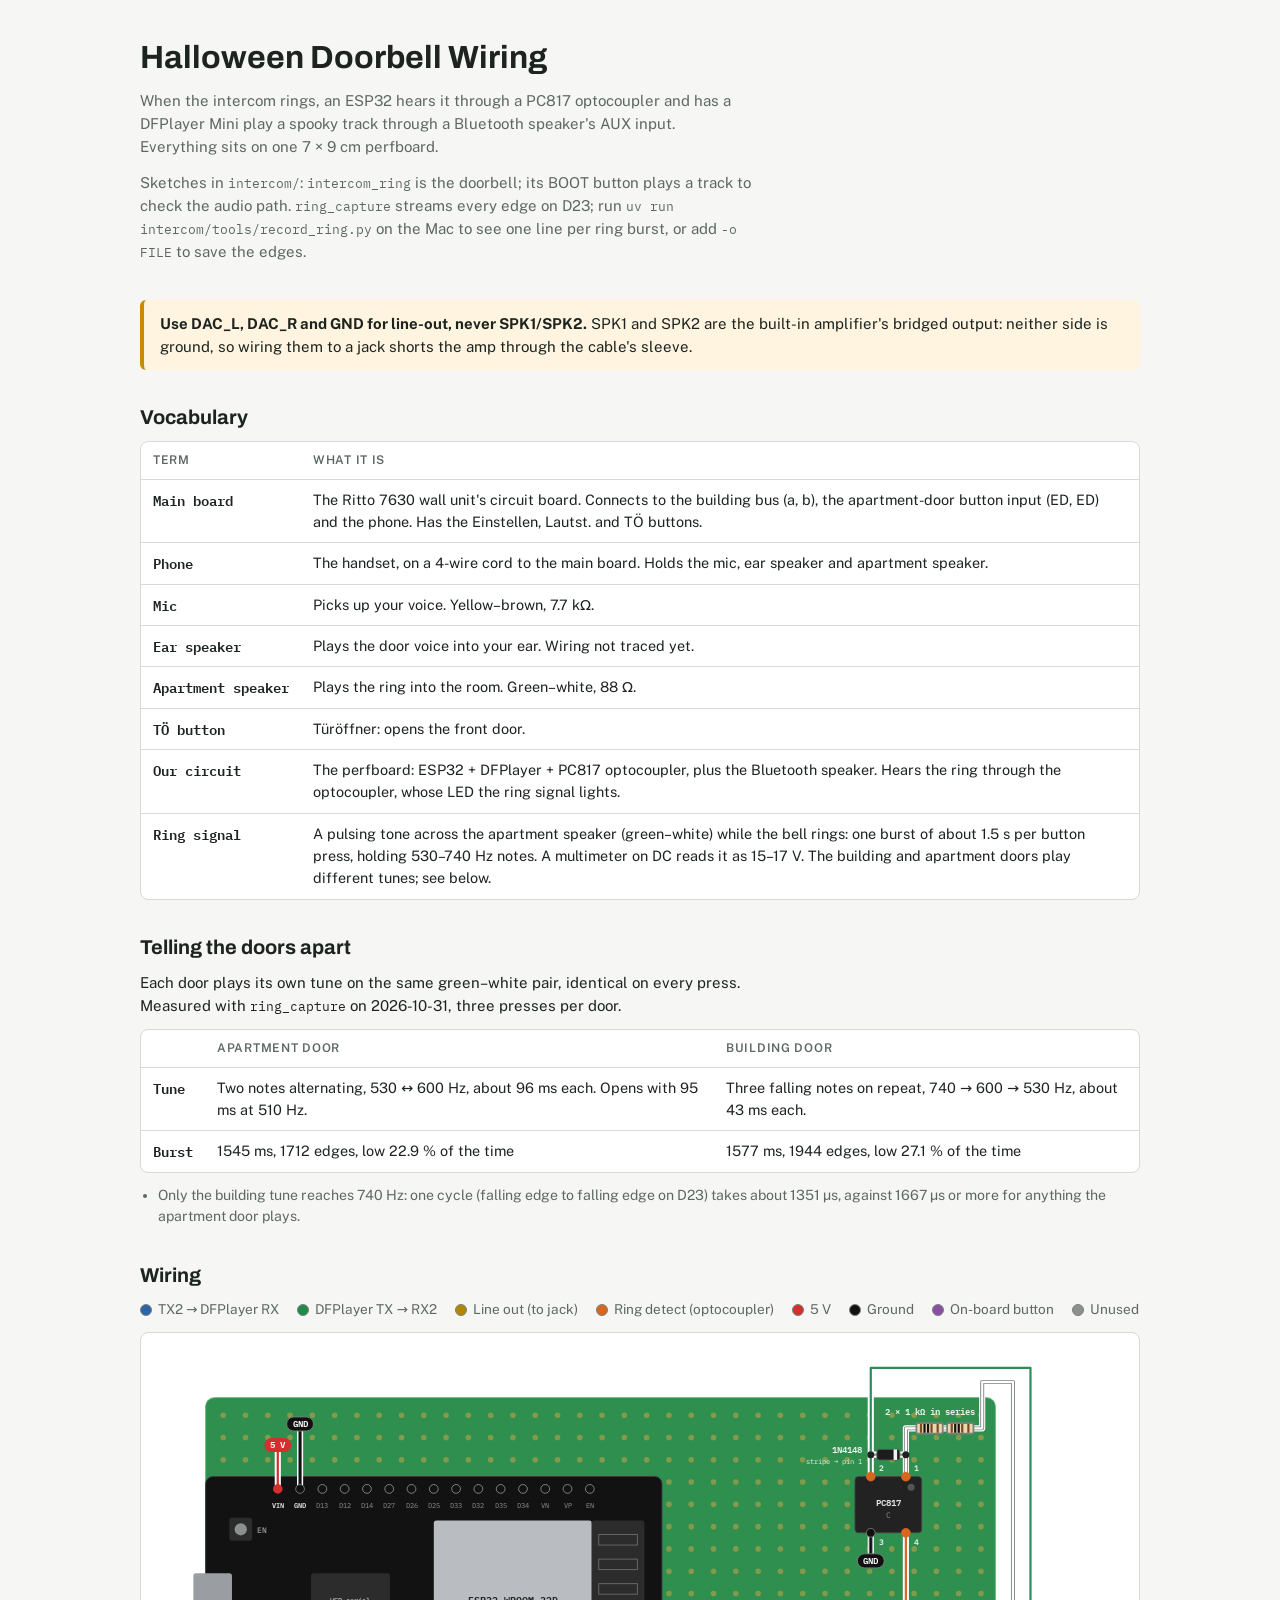
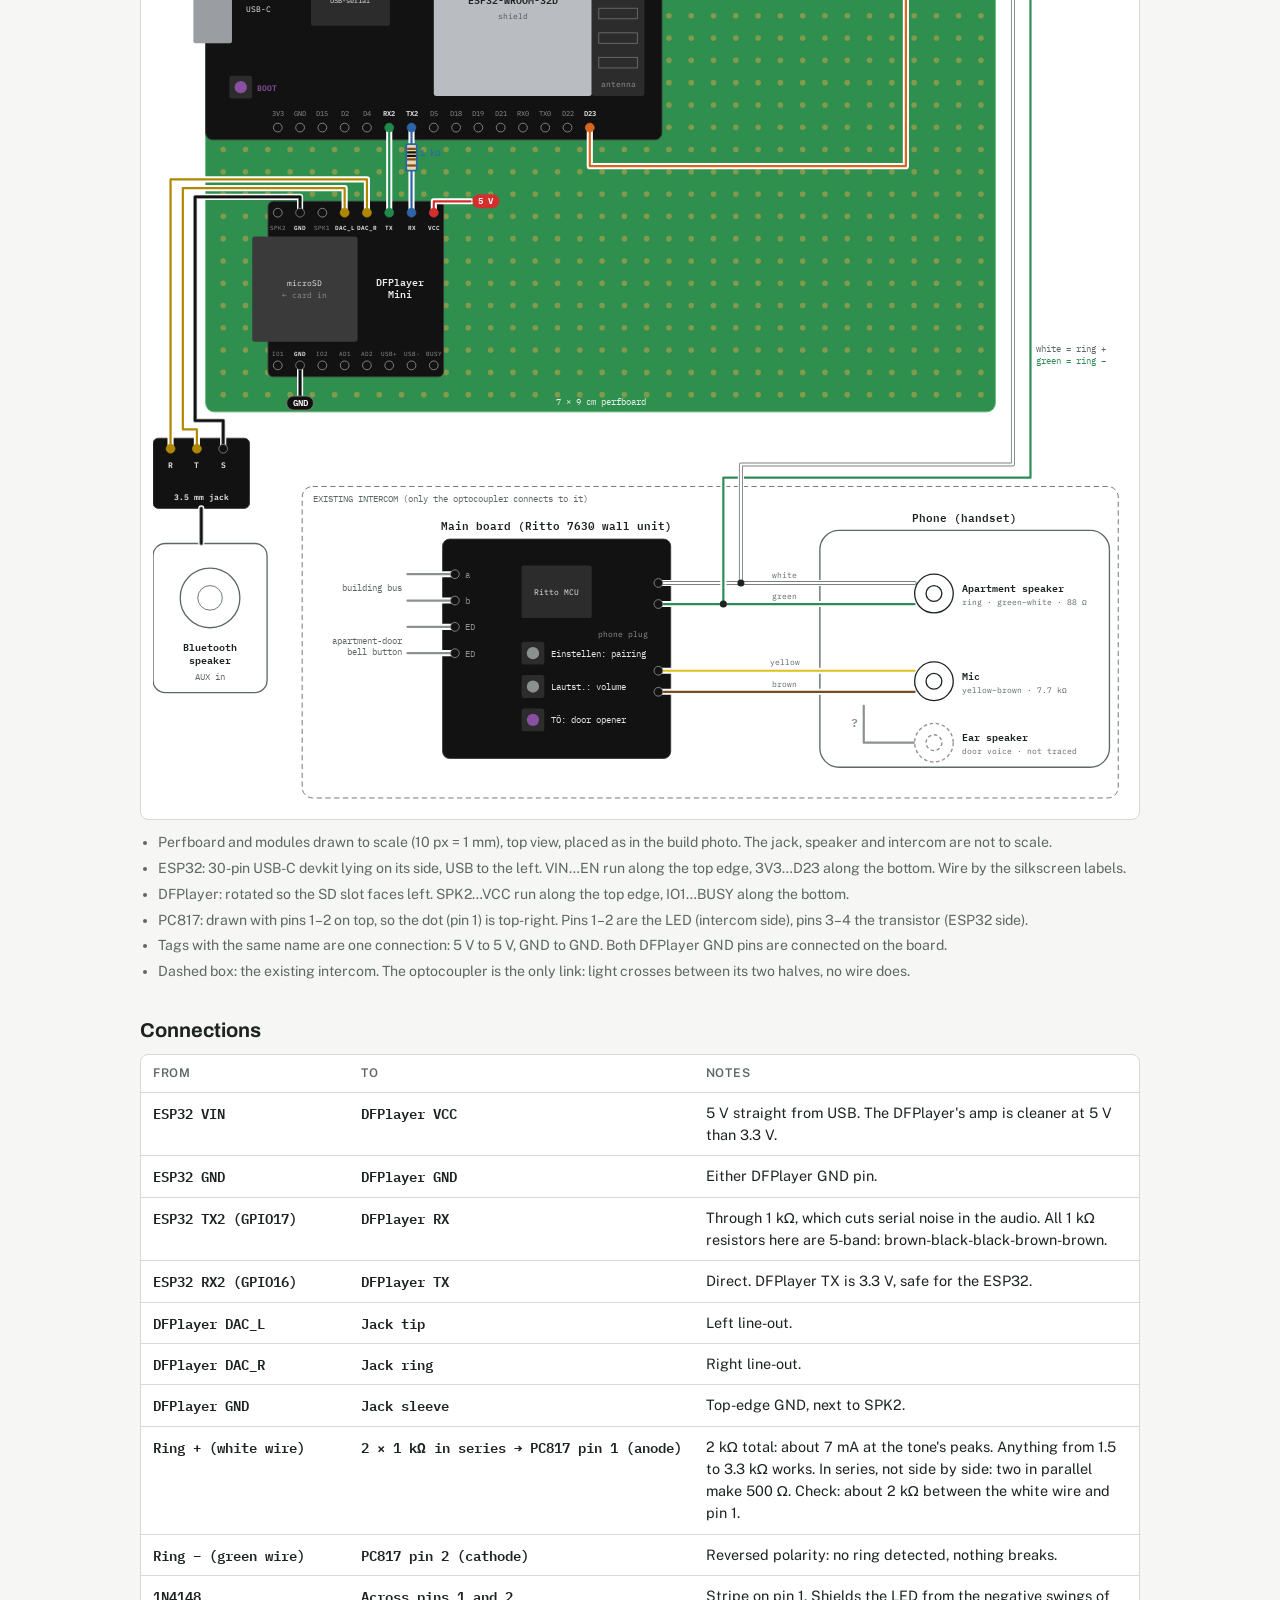
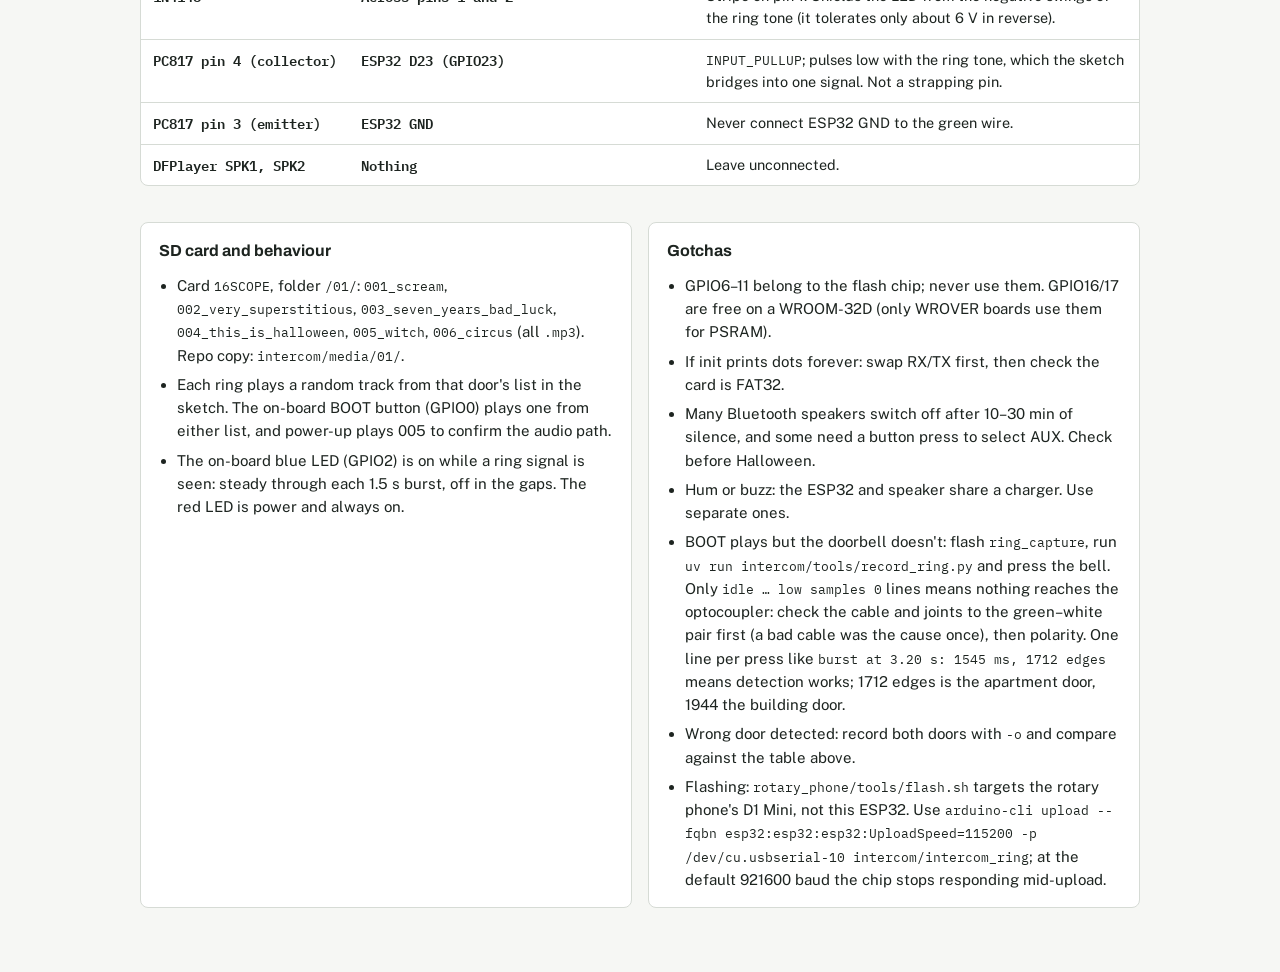
<file: intercom/docs/wiring.html>
<!doctype html>
<html lang="en">
<head>
<meta charset="utf-8">
<meta name="viewport" content="width=device-width, initial-scale=1">
<title>Halloween Doorbell Wiring</title>
<link rel="stylesheet" href="https://fonts.googleapis.com/css2?family=Archivo:wght@500;700&family=Public+Sans:wght@400;600&family=IBM+Plex+Mono:wght@400;600&display=swap">
<style>
:root {
  --bg: #f6f7f4; --surface: #ffffff; --fg: #1d2420; --muted: #5d6862; --line: #d6dbd5;
  --pcb: #121212; --pcb-fg: #e8e8e8; --pcb-edge: #3a3a3a; --pcb-part: #2c2c2c;
  --perf: #2f8f4e; --perf-edge: #58b072; --perf-hole: #c9a24a;
  --shield: #b9bcc0; --terminal: #2f6fb0;
  --serial: #2d64a8; --rx: #1f8a4c; --ring: #d9661f; --audio: #b08800; --power: #d32f2f; --button: #8a4fa0; --idle: #8b918d;
  --wire-green: #2e8b57; --wire-white: #ffffff; --wire-yellow: #e0c020; --wire-brown: #7a4a20;
  --wire-outline: #7b807c; --gnd: #111111; --warn-bg: #fff4e0; --warn: #c98a00;
  --display: "Archivo", "Helvetica Neue", Arial, sans-serif;
  --body: "Public Sans", "Segoe UI", system-ui, sans-serif;
  --mono: "IBM Plex Mono", ui-monospace, Menlo, monospace;
}
@media (prefers-color-scheme: dark) {
  :root:not([data-theme="light"]) {
    --bg: #131815; --surface: #1b211e; --fg: #e3e9e5; --muted: #9ba7a0; --line: #2f3833; --pcb-edge: #4a4a4a;
    --serial: #7fb0ec; --rx: #4cc27e; --ring: #ff9a52; --audio: #f2c94c; --power: #ff5252; --button: #cf98e2; --idle: #66706a;
    --wire-green: #5fd08a; --warn-bg: #2d2414; --warn: #f2c94c; color-scheme: dark;
  }
}
:root[data-theme="dark"] {
  --bg: #131815; --surface: #1b211e; --fg: #e3e9e5; --muted: #9ba7a0; --line: #2f3833; --pcb-edge: #4a4a4a;
  --serial: #7fb0ec; --rx: #4cc27e; --ring: #ff9a52; --audio: #f2c94c; --power: #ff5252; --button: #cf98e2; --idle: #66706a;
  --wire-green: #5fd08a; --warn-bg: #2d2414; --warn: #f2c94c; color-scheme: dark;
}
body { background: var(--bg); color: var(--fg); font-family: var(--body); font-size: 15px; line-height: 1.55; margin: 0; }
main { max-width: 1000px; margin: 0 auto; padding: 40px 16px 64px; display: grid; gap: 36px; }
h1, h2 { font-family: var(--display); margin: 0; line-height: 1.15; }
h1 { font-size: 2rem; } h2 { font-size: 1.25rem; }
p { margin: 0; max-width: 68ch; }
code { font-family: var(--mono); font-size: 0.88em; }
header, section { display: grid; gap: 12px; }
.lede, .note { color: var(--muted); }
.note { font-size: 0.88rem; margin: 0; padding-left: 18px; display: grid; gap: 4px; }
.warn { background: var(--warn-bg); border-left: 4px solid var(--warn); border-radius: 6px; padding: 12px 16px; }
.legend { display: flex; flex-wrap: wrap; gap: 8px 18px; font-size: 0.85rem; color: var(--muted); }
.legend span { display: inline-flex; align-items: center; gap: 6px; }
.dot { width: 10px; height: 10px; border-radius: 50%; display: inline-block; border: 1px solid var(--wire-outline); }
.figure { background: var(--surface); border: 1px solid var(--line); border-radius: 8px; overflow-x: auto; padding: 12px; }
.figure svg { display: block; width: 100%; min-width: 760px; height: auto; }
.figure text { font-family: var(--mono); }
.table-wrap { overflow-x: auto; border: 1px solid var(--line); border-radius: 8px; background: var(--surface); }
table { border-collapse: collapse; width: 100%; min-width: 600px; font-size: 0.9rem; }
th, td { text-align: left; padding: 9px 12px; border-bottom: 1px solid var(--line); vertical-align: top; }
th { font-weight: 600; font-size: 0.75rem; letter-spacing: 0.06em; text-transform: uppercase; color: var(--muted); }
tr:last-child td { border-bottom: 0; }
td.pin { font-family: var(--mono); font-weight: 600; white-space: nowrap; }
.cols { display: grid; grid-template-columns: repeat(auto-fit, minmax(280px, 1fr)); gap: 16px; }
.panel { background: var(--surface); border: 1px solid var(--line); border-radius: 8px; padding: 16px 18px; display: grid; gap: 10px; align-content: start; }
.panel h3 { margin: 0; font-family: var(--display); font-size: 1rem; }
.panel ul { margin: 0; padding-left: 18px; display: grid; gap: 6px; }
</style>
</head>
<body>
<main>
  <header>
    <h1>Halloween Doorbell Wiring</h1>
    <p class="lede">When the intercom rings, an ESP32 hears it through a PC817 optocoupler and has a DFPlayer Mini play a spooky track through a Bluetooth speaker's AUX input. Everything sits on one 7 × 9 cm perfboard.</p>
    <p class="lede">Sketches in <code>intercom/</code>: <code>intercom_ring</code> is the doorbell; its BOOT button plays a track to check the audio path. <code>ring_capture</code> streams every edge on D23; run <code>uv run intercom/tools/record_ring.py</code> on the Mac to see one line per ring burst, or add <code>-o FILE</code> to save the edges.</p>
  </header>

  <div class="warn"><b>Use DAC_L, DAC_R and GND for line-out, never SPK1/SPK2.</b> SPK1 and SPK2 are the built-in amplifier's bridged output: neither side is ground, so wiring them to a jack shorts the amp through the cable's sleeve.</div>

  <section>
    <h2>Vocabulary</h2>
    <div class="table-wrap">
      <table>
        <thead><tr><th>Term</th><th>What it is</th></tr></thead>
        <tbody>
          <tr><td class="pin">Main board</td><td>The Ritto 7630 wall unit's circuit board. Connects to the building bus (a, b), the apartment-door button input (ED, ED) and the phone. Has the Einstellen, Lautst. and TÖ buttons.</td></tr>
          <tr><td class="pin">Phone</td><td>The handset, on a 4-wire cord to the main board. Holds the mic, ear speaker and apartment speaker.</td></tr>
          <tr><td class="pin">Mic</td><td>Picks up your voice. Yellow–brown, 7.7 kΩ.</td></tr>
          <tr><td class="pin">Ear speaker</td><td>Plays the door voice into your ear. Wiring not traced yet.</td></tr>
          <tr><td class="pin">Apartment speaker</td><td>Plays the ring into the room. Green–white, 88 Ω.</td></tr>
          <tr><td class="pin">TÖ button</td><td>Türöffner: opens the front door.</td></tr>
          <tr><td class="pin">Our circuit</td><td>The perfboard: ESP32 + DFPlayer + PC817 optocoupler, plus the Bluetooth speaker. Hears the ring through the optocoupler, whose LED the ring signal lights.</td></tr>
          <tr><td class="pin">Ring signal</td><td>A pulsing tone across the apartment speaker (green–white) while the bell rings: one burst of about 1.5 s per button press, holding 530–740 Hz notes. A multimeter on DC reads it as 15–17 V. The building and apartment doors play different tunes; see below.</td></tr>
        </tbody>
      </table>
    </div>
  </section>

  <section>
    <h2>Telling the doors apart</h2>
    <p>Each door plays its own tune on the same green–white pair, identical on every press. Measured with <code>ring_capture</code> on 2026-10-31, three presses per door.</p>
    <div class="table-wrap">
      <table>
        <thead><tr><th></th><th>Apartment door</th><th>Building door</th></tr></thead>
        <tbody>
          <tr><td class="pin">Tune</td><td>Two notes alternating, 530 ↔ 600 Hz, about 96 ms each. Opens with 95 ms at 510 Hz.</td><td>Three falling notes on repeat, 740 → 600 → 530 Hz, about 43 ms each.</td></tr>
          <tr><td class="pin">Burst</td><td>1545 ms, 1712 edges, low 22.9 % of the time</td><td>1577 ms, 1944 edges, low 27.1 % of the time</td></tr>
        </tbody>
      </table>
    </div>
    <ul class="note">
      <li>Only the building tune reaches 740 Hz: one cycle (falling edge to falling edge on D23) takes about 1351 µs, against 1667 µs or more for anything the apartment door plays.</li>
    </ul>
  </section>

  <section>
    <h2>Wiring</h2>
    <div class="legend" id="legend"></div>
    <div class="figure"><svg id="board" viewBox="0 0 1110 1210" role="img" aria-label="Perfboard with ESP32, DFPlayer and PC817 optocoupler, wired to an AUX jack and the intercom"></svg></div>
    <ul class="note">
      <li>Perfboard and modules drawn to scale (10 px = 1 mm), top view, placed as in the build photo. The jack, speaker and intercom are not to scale.</li>
      <li>ESP32: 30-pin USB-C devkit lying on its side, USB to the left. VIN…EN run along the top edge, 3V3…D23 along the bottom. Wire by the silkscreen labels.</li>
      <li>DFPlayer: rotated so the SD slot faces left. SPK2…VCC run along the top edge, IO1…BUSY along the bottom.</li>
      <li>PC817: drawn with pins 1–2 on top, so the dot (pin 1) is top-right. Pins 1–2 are the LED (intercom side), pins 3–4 the transistor (ESP32 side).</li>
      <li>Tags with the same name are one connection: 5 V to 5 V, GND to GND. Both DFPlayer GND pins are connected on the board.</li>
      <li>Dashed box: the existing intercom. The optocoupler is the only link: light crosses between its two halves, no wire does.</li>
    </ul>
  </section>

  <section>
    <h2>Connections</h2>
    <div class="table-wrap">
      <table>
        <thead><tr><th>From</th><th>To</th><th>Notes</th></tr></thead>
        <tbody>
          <tr><td class="pin">ESP32 VIN</td><td class="pin">DFPlayer VCC</td><td>5 V straight from USB. The DFPlayer's amp is cleaner at 5 V than 3.3 V.</td></tr>
          <tr><td class="pin">ESP32 GND</td><td class="pin">DFPlayer GND</td><td>Either DFPlayer GND pin.</td></tr>
          <tr><td class="pin">ESP32 TX2 (GPIO17)</td><td class="pin">DFPlayer RX</td><td>Through 1 kΩ, which cuts serial noise in the audio. All 1 kΩ resistors here are 5-band: brown-black-black-brown-brown.</td></tr>
          <tr><td class="pin">ESP32 RX2 (GPIO16)</td><td class="pin">DFPlayer TX</td><td>Direct. DFPlayer TX is 3.3 V, safe for the ESP32.</td></tr>
          <tr><td class="pin">DFPlayer DAC_L</td><td class="pin">Jack tip</td><td>Left line-out.</td></tr>
          <tr><td class="pin">DFPlayer DAC_R</td><td class="pin">Jack ring</td><td>Right line-out.</td></tr>
          <tr><td class="pin">DFPlayer GND</td><td class="pin">Jack sleeve</td><td>Top-edge GND, next to SPK2.</td></tr>
          <tr><td class="pin">Ring + (white wire)</td><td class="pin">2 × 1 kΩ in series → PC817 pin 1 (anode)</td><td>2 kΩ total: about 7 mA at the tone's peaks. Anything from 1.5 to 3.3 kΩ works. In series, not side by side: two in parallel make 500 Ω. Check: about 2 kΩ between the white wire and pin 1.</td></tr>
          <tr><td class="pin">Ring − (green wire)</td><td class="pin">PC817 pin 2 (cathode)</td><td>Reversed polarity: no ring detected, nothing breaks.</td></tr>
          <tr><td class="pin">1N4148</td><td class="pin">Across pins 1 and 2</td><td>Stripe on pin 1. Shields the LED from the negative swings of the ring tone (it tolerates only about 6 V in reverse).</td></tr>
          <tr><td class="pin">PC817 pin 4 (collector)</td><td class="pin">ESP32 D23 (GPIO23)</td><td><code>INPUT_PULLUP</code>; pulses low with the ring tone, which the sketch bridges into one signal. Not a strapping pin.</td></tr>
          <tr><td class="pin">PC817 pin 3 (emitter)</td><td class="pin">ESP32 GND</td><td>Never connect ESP32 GND to the green wire.</td></tr>
          <tr><td class="pin">DFPlayer SPK1, SPK2</td><td class="pin">Nothing</td><td>Leave unconnected.</td></tr>
        </tbody>
      </table>
    </div>
  </section>

  <section>
    <div class="cols">
      <div class="panel">
        <h3>SD card and behaviour</h3>
        <ul>
          <li>Card <code>16SCOPE</code>, folder <code>/01/</code>: <code>001_scream</code>, <code>002_very_superstitious</code>, <code>003_seven_years_bad_luck</code>, <code>004_this_is_halloween</code>, <code>005_witch</code>, <code>006_circus</code> (all <code>.mp3</code>). Repo copy: <code>intercom/media/01/</code>.</li>
          <li>Each ring plays a random track from that door's list in the sketch. The on-board BOOT button (GPIO0) plays one from either list, and power-up plays 005 to confirm the audio path.</li>
          <li>The on-board blue LED (GPIO2) is on while a ring signal is seen: steady through each 1.5 s burst, off in the gaps. The red LED is power and always on.</li>
        </ul>
      </div>
      <div class="panel">
        <h3>Gotchas</h3>
        <ul>
          <li>GPIO6–11 belong to the flash chip; never use them. GPIO16/17 are free on a WROOM-32D (only WROVER boards use them for PSRAM).</li>
          <li>If init prints dots forever: swap RX/TX first, then check the card is FAT32.</li>
          <li>Many Bluetooth speakers switch off after 10–30 min of silence, and some need a button press to select AUX. Check before Halloween.</li>
          <li>Hum or buzz: the ESP32 and speaker share a charger. Use separate ones.</li>
          <li>BOOT plays but the doorbell doesn't: flash <code>ring_capture</code>, run <code>uv run intercom/tools/record_ring.py</code> and press the bell. Only <code>idle … low samples 0</code> lines means nothing reaches the optocoupler: check the cable and joints to the green–white pair first (a bad cable was the cause once), then polarity. One line per press like <code>burst at 3.20 s: 1545 ms, 1712 edges</code> means detection works; 1712 edges is the apartment door, 1944 the building door.</li>
          <li>Wrong door detected: record both doors with <code>-o</code> and compare against the table above.</li>
          <li>Flashing: <code>rotary_phone/tools/flash.sh</code> targets the rotary phone's D1 Mini, not this ESP32. Use <code>arduino-cli upload --fqbn esp32:esp32:esp32:UploadSpeed=115200 -p /dev/cu.usbserial-10 intercom/intercom_ring</code>; at the default 921600 baud the chip stops responding mid-upload.</li>
        </ul>
      </div>
    </div>
  </section>
</main>

<script>
const GROUPS = {
  serial: { label: "TX2 → DFPlayer RX", color: "var(--serial)" },
  rx:     { label: "DFPlayer TX → RX2", color: "var(--rx)" },
  audio:  { label: "Line out (to jack)", color: "var(--audio)" },
  ring:   { label: "Ring detect (optocoupler)", color: "var(--ring)" },
  power:  { label: "5 V", color: "var(--power)" },
  gnd:    { label: "Ground", color: "var(--gnd)" },
  button: { label: "On-board button", color: "var(--button)" },
  idle:   { label: "Unused", color: "var(--idle)" },
};

const NS = "http://www.w3.org/2000/svg";
const svg = document.getElementById("board");
const layers = { boards: el("g", {}), wires: el("g", {}), pins: el("g", {}) };
svg.append(layers.boards, layers.wires, layers.pins);

function el(tag, attrs, str) {
  const n = document.createElementNS(NS, tag);
  for (const [k, v] of Object.entries(attrs)) n.setAttribute(k, v);
  if (str != null) n.textContent = str;
  return n;
}

function text(layer, x, y, str, { anchor = "middle", size = 11, color = "var(--pcb-fg)", weight = 400 } = {}) {
  layers[layer].append(el("text", { x, y, "text-anchor": anchor, "font-size": size, "font-weight": weight, style: `fill: ${color}` }, str));
}

function rect(x, y, w, h, style, rx = 3, layer = "boards") {
  layers[layer].append(el("rect", { x, y, width: w, height: h, rx, style }));
}

function part(x, y, w, h, fill = "var(--pcb-part)") {
  rect(x, y, w, h, `fill: ${fill}`);
}

function pin(x, y, group) {
  const color = group ? GROUPS[group].color : null;
  layers.pins.append(el("circle", { cx: x, cy: y, r: 5, style: color ? `fill: ${color}; stroke: ${group === "gnd" ? "var(--wire-outline)" : color}` : "fill: var(--pcb); stroke: var(--idle)" }));
}

function pinLabel(x, y, label, group, size = 8) {
  text("pins", x, y, label, { size, weight: group ? 600 : 400, color: group ? "var(--pcb-fg)" : "var(--idle)" });
}

const OUTLINED = ["var(--wire-white)", "var(--gnd)"];

function wire(points, color) {
  const base = { points: points.map(p => p.join(",")).join(" "), fill: "none", "stroke-linejoin": "round", "stroke-linecap": "round" };
  layers.wires.append(el("polyline", { ...base, "stroke-width": 7, style: "stroke: var(--surface)" }));
  if (OUTLINED.includes(color)) layers.wires.append(el("polyline", { ...base, "stroke-width": 4.5, style: "stroke: var(--wire-outline)" }));
  layers.wires.append(el("polyline", { ...base, "stroke-width": 2.5, style: `stroke: ${color}` }));
}

function tag(x, y, str, anchor = "middle") {
  const w = str.length * 6.2 + 12;
  const left = anchor === "start" ? x : anchor === "end" ? x - w : x - w / 2;
  const gnd = str === "GND";
  rect(left, y - 8, w, 16, gnd ? "fill: var(--gnd); stroke: var(--wire-outline)" : "fill: var(--power)", 8, "pins");
  text("pins", left + w / 2, y + 3.5, str, { size: 10, weight: 600, color: gnd ? "#ffffff" : "var(--surface)" });
}

const ONE_K_BANDS = ["#7a4a20", "#111111", "#111111", "#7a4a20", "#7a4a20"];
function resistor(x, y, label, color, vertical = false) {
  const fg = OUTLINED.includes(color) ? "var(--wire-outline)" : color;
  const [w, h] = vertical ? [12, 30] : [30, 12];
  rect(x - w / 2, y - h / 2, w, h, `fill: #e8d8b0; stroke: ${fg}; stroke-width: 2`, 2, "wires");
  ONE_K_BANDS.forEach((band, i) => {
    const offset = -10 + i * 4 + (i === 4 ? 3 : 0);
    if (vertical) rect(x - w / 2 + 1, y + offset - 1, w - 2, 2.5, `fill: ${band}`, 0, "wires");
    else rect(x + offset - 1, y - h / 2 + 1, 2.5, h - 2, `fill: ${band}`, 0, "wires");
  });
  if (vertical) label.forEach((line, i) => text("wires", x + 10, y - 2 + i * 13, line, { size: 10, anchor: "start", color: fg }));
  else text("wires", x, y - 12, label[0], { size: 10, color: fg });
}

function junction(x, y) {
  layers.pins.append(el("circle", { cx: x, cy: y, r: 4, style: "fill: var(--fg)" }));
}

const PITCH = 25.4;

const PERF = { x: 60, y: 60, w: 900, h: 700 };

const ESP = { x: 60, y: 150, w: 520, h: 300 };
const espX = i => ESP.x + 82.2 + i * PITCH;
const ESP_TOP_Y = ESP.y + 14, ESP_BOT_Y = ESP.y + ESP.h - 14;
const ESP_TOP = [
  ["VIN", "power"], ["GND", "gnd"], ["D13"], ["D12"], ["D14"], ["D27"], ["D26"], ["D25"],
  ["D33"], ["D32"], ["D35"], ["D34"], ["VN"], ["VP"], ["EN"],
];
const ESP_BOTTOM = [
  ["3V3"], ["GND"], ["D15"], ["D2"], ["D4"], ["RX2", "rx"], ["TX2", "serial"], ["D5"],
  ["D18"], ["D19"], ["D21"], ["RX0"], ["TX0"], ["D22"], ["D23", "ring"],
];

const DFP = { x: 131.1, y: 520, w: 200, h: 200 };
const dfpX = i => DFP.x + 11.1 + i * PITCH;
const DFP_TOP_Y = DFP.y + 13, DFP_BOT_Y = DFP.y + DFP.h - 13;
const DFP_TOP = [["SPK2"], ["GND", "gnd"], ["SPK1"], ["DAC_L", "audio"], ["DAC_R", "audio"], ["TX", "rx"], ["RX", "serial"], ["VCC", "power"]];
const DFP_BOTTOM = [["IO1"], ["GND", "gnd"], ["IO2"], ["AD1"], ["AD2"], ["USB+"], ["USB-"], ["BUSY"]];

const OPTO = { x: 800, y: 150, w: 76, h: 64 };
const OPTO_L = OPTO.x + 18, OPTO_R = OPTO.x + OPTO.w - 18;

const JACK = { x: 0, y: 790, w: 110, h: 80 };
const SPEAKER = { x: 0, y: 910, w: 130, h: 170 };

const INTERCOM = { x: 170, y: 845, w: 930, h: 355 };
const MB = { x: 330, y: 905, w: 260, h: 250 };
const PH = { x: 760, y: 895, w: 330, h: 270 };
const CORD = { white: MB.y + 50, green: MB.y + 74, yellow: MB.y + 150, brown: MB.y + 174 };

function drawPerfboard() {
  rect(PERF.x, PERF.y, PERF.w, PERF.h, "fill: var(--perf); stroke: var(--perf-edge)", 10);
  for (let x = PERF.x + 20; x < PERF.x + PERF.w - 10; x += PITCH)
    for (let y = PERF.y + 20; y < PERF.y + PERF.h - 10; y += PITCH)
      layers.boards.append(el("circle", { cx: x, cy: y, r: 3.2, style: "fill: var(--perf-hole); opacity: 0.55" }));
  text("boards", PERF.x + PERF.w / 2, PERF.y + PERF.h - 8, "7 × 9 cm perfboard", { size: 10, color: "#e8f5ec" });
}

function drawESP32() {
  rect(ESP.x, ESP.y, ESP.w, ESP.h, "fill: var(--pcb); stroke: var(--pcb-edge)", 8);
  part(ESP.x - 14, ESP.y + 110, 44, 80, "#9a9ea3");
  text("boards", ESP.x + 46, ESP.y + 154, "USB-C", { size: 9, anchor: "start" });
  const button = (bx, by, label, color) => {
    part(bx - 13, by - 13, 26, 26);
    layers.boards.append(el("circle", { cx: bx, cy: by, r: 7, style: `fill: ${color}` }));
    text("boards", bx + 18, by + 4, label, { size: 9, anchor: "start", weight: 600, color });
  };
  button(ESP.x + 40, ESP.y + 60, "EN", "var(--idle)");
  button(ESP.x + 40, ESP.y + 240, "BOOT", "var(--button)");
  part(ESP.x + 120, ESP.y + 110, 90, 60);
  text("boards", ESP.x + 165, ESP.y + 144, "USB-serial", { size: 8 });
  rect(ESP.x + 260, ESP.y + 50, 180, 200, "fill: var(--shield)", 3);
  text("boards", ESP.x + 350, ESP.y + 145, "ESP32-WROOM-32D", { size: 11, weight: 600, color: "#222" });
  text("boards", ESP.x + 350, ESP.y + 162, "shield", { size: 9, color: "#555" });
  part(ESP.x + 440, ESP.y + 50, 60, 200);
  for (let i = 0; i < 6; i++) rect(ESP.x + 448, ESP.y + 66 + i * 28, 44, 12, "fill: none; stroke: var(--pcb-fg); stroke-opacity: 0.35", 0);
  text("boards", ESP.x + 470, ESP.y + 240, "antenna", { size: 9, color: "var(--idle)" });

  ESP_TOP.forEach(([name, group], i) => { pin(espX(i), ESP_TOP_Y, group); pinLabel(espX(i), ESP_TOP_Y + 22, name, group); });
  ESP_BOTTOM.forEach(([name, group], i) => { pin(espX(i), ESP_BOT_Y, group); pinLabel(espX(i), ESP_BOT_Y - 13, name, group); });
}

function drawDFPlayer() {
  rect(DFP.x, DFP.y, DFP.w, DFP.h, "fill: var(--pcb); stroke: var(--pcb-edge)", 6);
  part(DFP.x - 18, DFP.y + 40, 120, 120, "#3a3a3a");
  text("boards", DFP.x + 42, DFP.y + 96, "microSD", { size: 9 });
  text("boards", DFP.x + 42, DFP.y + 110, "← card in", { size: 9, color: "var(--idle)" });
  text("boards", DFP.x + 150, DFP.y + 96, "DFPlayer", { size: 11, weight: 600 });
  text("boards", DFP.x + 150, DFP.y + 110, "Mini", { size: 11, weight: 600 });
  DFP_TOP.forEach(([name, group], i) => { pin(dfpX(i), DFP_TOP_Y, group); pinLabel(dfpX(i), DFP_TOP_Y + 20, name, group, 7); });
  DFP_BOTTOM.forEach(([name, group], i) => { pin(dfpX(i), DFP_BOT_Y, group); pinLabel(dfpX(i), DFP_BOT_Y - 11, name, group, 7); });
}

function drawOpto() {
  rect(OPTO.x, OPTO.y, OPTO.w, OPTO.h, "fill: #222; stroke: #444", 4);
  layers.boards.append(el("circle", { cx: OPTO.x + OPTO.w - 12, cy: OPTO.y + 12, r: 4, style: "fill: #555" }));
  text("boards", OPTO.x + OPTO.w / 2, OPTO.y + 33, "PC817", { size: 10, weight: 600 });
  text("boards", OPTO.x + OPTO.w / 2, OPTO.y + 47, "C", { size: 9, color: "var(--idle)" });
  [[OPTO_L, OPTO.y, "2", "ring", -1], [OPTO_R, OPTO.y, "1", "ring", -1], [OPTO_L, OPTO.y + OPTO.h, "3", "gnd", 1], [OPTO_R, OPTO.y + OPTO.h, "4", "ring", 1]]
    .forEach(([x, y, n, group, dir]) => { pin(x, y, group); text("pins", x + 9, y + (dir < 0 ? -6 : 14), n, { size: 9, weight: 600, anchor: "start", color: "#e8f5ec" }); });
}

function diode(x1, x2, y, label) {
  const mid = (x1 + x2) / 2;
  rect(mid - 13, y - 6, 26, 12, "fill: #1c1c1c; stroke: #555", 3, "wires");
  rect(mid + 6, y - 6, 4, 12, "fill: #f2f2f2", 0, "wires");
  text("wires", x1 - 10, y - 2, label, { size: 10, weight: 600, anchor: "end", color: "#e8f5ec" });
  text("wires", x1 - 10, y + 11, "stripe → pin 1", { size: 8, anchor: "end", color: "#e8f5ec" });
}

function drawJack() {
  const { x, y, w, h } = JACK;
  rect(x, y, w, h, "fill: var(--pcb); stroke: var(--pcb-edge)", 6);
  text("boards", x + w / 2, y + h - 10, "3.5 mm jack", { size: 9, weight: 600 });
  [["R", "audio"], ["T", "audio"], ["S", "gnd"]].forEach(([name, group], i) => { pin(x + 20 + i * 30, y + 12, group); text("pins", x + 20 + i * 30, y + 34, name, { size: 9, weight: 600 }); });
}

function drawSpeaker() {
  const { x, y, w, h } = SPEAKER;
  rect(x, y, w, h, "fill: var(--surface); stroke: var(--muted); stroke-width: 1.5", 14);
  layers.boards.append(el("circle", { cx: x + w / 2, cy: y + 62, r: 34, style: "fill: none; stroke: var(--muted); stroke-width: 1.5" }));
  layers.boards.append(el("circle", { cx: x + w / 2, cy: y + 62, r: 14, style: "fill: none; stroke: var(--muted)" }));
  text("boards", x + w / 2, y + 122, "Bluetooth", { size: 11, weight: 600, color: "var(--fg)" });
  text("boards", x + w / 2, y + 137, "speaker", { size: 11, weight: 600, color: "var(--fg)" });
  text("boards", x + w / 2, y + 155, "AUX in", { size: 10, color: "var(--muted)" });
  wire([[JACK.x + JACK.w / 2, JACK.y + JACK.h], [JACK.x + JACK.w / 2, SPEAKER.y]], "var(--gnd)");
}

function drawIntercom() {
  rect(INTERCOM.x, INTERCOM.y, INTERCOM.w, INTERCOM.h, "fill: none; stroke: var(--muted); stroke-dasharray: 6 4", 12);
  text("boards", INTERCOM.x + 12, INTERCOM.y + 18, "EXISTING INTERCOM (only the optocoupler connects to it)", { size: 10, anchor: "start", color: "var(--muted)" });

  rect(MB.x, MB.y, MB.w, MB.h, "fill: var(--pcb); stroke: var(--pcb-edge)", 8);
  text("boards", MB.x + MB.w / 2, MB.y - 10, "Main board (Ritto 7630 wall unit)", { size: 12, weight: 600, color: "var(--fg)" });
  part(MB.x + 90, MB.y + 30, 80, 60);
  text("boards", MB.x + 130, MB.y + 64, "Ritto MCU", { size: 9 });
  [["Einstellen", "pairing", "var(--idle)"], ["Lautst.", "volume", "var(--idle)"], ["TÖ", "door opener", "var(--button)"]].forEach(([name, what, color], i) => {
    const by = MB.y + 130 + i * 38;
    part(MB.x + 90, by - 13, 26, 26);
    layers.boards.append(el("circle", { cx: MB.x + 103, cy: by, r: 7, style: `fill: ${color}` }));
    text("boards", MB.x + 124, by + 4, `${name}: ${what}`, { size: 10, anchor: "start" });
  });
  ["a", "b", "ED", "ED"].forEach((name, i) => {
    const ty = MB.y + 40 + i * 30;
    pin(MB.x + 14, ty, null);
    text("pins", MB.x + 26, ty + 4, name, { size: 10, anchor: "start", color: "var(--idle)" });
    wire([[MB.x + 14, ty], [MB.x - 40, ty]], "var(--idle)");
  });
  text("wires", MB.x - 46, MB.y + 59, "building bus", { size: 10, anchor: "end", color: "var(--muted)" });
  text("wires", MB.x - 46, MB.y + 119, "apartment-door", { size: 10, anchor: "end", color: "var(--muted)" });
  text("wires", MB.x - 46, MB.y + 132, "bell button", { size: 10, anchor: "end", color: "var(--muted)" });

  rect(PH.x, PH.y, PH.w, PH.h, "fill: var(--surface); stroke: var(--muted); stroke-width: 1.5", 22);
  text("boards", PH.x + PH.w / 2, PH.y - 10, "Phone (handset)", { size: 12, weight: 600, color: "var(--fg)" });

  const plugX = MB.x + MB.w - 14;
  [["white", "var(--wire-white)", CORD.white], ["green", "var(--wire-green)", CORD.green],
   ["yellow", "var(--wire-yellow)", CORD.yellow], ["brown", "var(--wire-brown)", CORD.brown]].forEach(([name, color, y]) => {
    pin(plugX, y, null);
    wire([[plugX, y], [PH.x + 108, y]], color);
    text("wires", 720, y - 6, name, { size: 9, color: "var(--muted)" });
  });
  text("boards", plugX - 12, MB.y + 112, "phone plug", { size: 9, anchor: "end", color: "var(--idle)" });

  const transducer = (cx, cy, label, sub, dashed) => {
    const style = `fill: var(--surface); stroke: ${dashed ? "var(--idle)" : "var(--fg)"}; stroke-width: 1.5${dashed ? "; stroke-dasharray: 4 3" : ""}`;
    layers.pins.append(el("circle", { cx, cy, r: 22, style }));
    layers.pins.append(el("circle", { cx, cy, r: 9, style }));
    text("pins", cx + 32, cy - 2, label, { size: 11, weight: 600, anchor: "start", color: "var(--fg)" });
    text("pins", cx + 32, cy + 13, sub, { size: 9, anchor: "start", color: "var(--muted)" });
  };
  transducer(PH.x + 130, MB.y + 62, "Apartment speaker", "ring · green–white · 88 Ω");
  transducer(PH.x + 130, MB.y + 162, "Mic", "yellow–brown · 7.7 kΩ");
  transducer(PH.x + 130, MB.y + 232, "Ear speaker", "door voice · not traced", true);
  wire([[PH.x + 108, MB.y + 232], [PH.x + 50, MB.y + 232], [PH.x + 50, MB.y + 190]], "var(--idle)");
  text("wires", PH.x + 44, MB.y + 214, "?", { size: 14, weight: 600, anchor: "end", color: "var(--idle)" });
}

function drawWires() {
  const tx2 = espX(6), rx2 = espX(5);
  wire([[tx2, ESP_BOT_Y], [tx2, DFP_TOP_Y]], "var(--serial)");
  resistor(tx2, 470, ["1 kΩ"], "var(--serial)", true);
  wire([[rx2, ESP_BOT_Y], [rx2, DFP_TOP_Y]], "var(--rx)");

  wire([[espX(0), ESP_TOP_Y], [espX(0), 122]], "var(--power)"); tag(espX(0), 114, "5 V");
  wire([[espX(1), ESP_TOP_Y], [espX(1), 98]], "var(--gnd)"); tag(espX(1), 90, "GND");
  wire([[dfpX(7), DFP_TOP_Y], [dfpX(7), 520], [362, 520]], "var(--power)"); tag(364, 520, "5 V", "start");
  wire([[dfpX(1), DFP_BOT_Y], [dfpX(1), 742]], "var(--gnd)"); tag(dfpX(1), 750, "GND");

  wire([[dfpX(1), DFP_TOP_Y], [dfpX(1), 515], [48, 515], [48, 770], [JACK.x + 80, 770], [JACK.x + 80, JACK.y + 12]], "var(--gnd)");
  wire([[dfpX(3), DFP_TOP_Y], [dfpX(3), 505], [34, 505], [34, 780], [JACK.x + 50, 780], [JACK.x + 50, JACK.y + 12]], "var(--audio)");
  wire([[dfpX(4), DFP_TOP_Y], [dfpX(4), 495], [20, 495], [20, JACK.y + 12]], "var(--audio)");


  const top = OPTO.y, bottom = OPTO.y + OPTO.h;
  wire([[espX(14), ESP_BOT_Y], [espX(14), 480], [OPTO_R, 480], [OPTO_R, bottom]], "var(--ring)");
  wire([[OPTO_L, bottom], [OPTO_L, 238]], "var(--gnd)"); tag(OPTO_L, 246, "GND");

  wire([[OPTO_L, top], [OPTO_L, 26], [1000, 26], [1000, 835], [650, 835], [650, CORD.green]], "var(--wire-green)");
  wire([[OPTO_R, top], [OPTO_R, 95], [945, 95], [945, 42], [980, 42], [980, 820], [670, 820], [670, CORD.white]], "var(--wire-white)");
  resistor(885, 95, [""], "var(--wire-white)");
  resistor(920, 95, [""], "var(--wire-white)");
  text("wires", 937, 80, "2 × 1 kΩ in series", { size: 10, weight: 600, anchor: "end", color: "#e8f5ec" });
  wire([[OPTO_L, 125], [OPTO_R, 125]], "var(--idle)");
  diode(OPTO_L, OPTO_R, 125, "1N4148");
  junction(OPTO_L, 125);
  junction(OPTO_R, 125);
  junction(670, CORD.white);
  junction(650, CORD.green);
  text("wires", 1006, 692, "white = ring +", { size: 10, anchor: "start", color: "var(--muted)" });
  text("wires", 1006, 706, "green = ring −", { size: 10, anchor: "start", color: "var(--wire-green)" });
}

function fillLegend() {
  const legend = document.getElementById("legend");
  for (const g of Object.values(GROUPS)) {
    const s = document.createElement("span");
    s.innerHTML = `<i class="dot" style="background:${g.color}"></i>${g.label}`;
    legend.append(s);
  }
}

fillLegend();
drawPerfboard();
drawESP32();
drawDFPlayer();
drawOpto();
drawJack();
drawSpeaker();
drawIntercom();
drawWires();
</script>
</body>
</html>
</file>
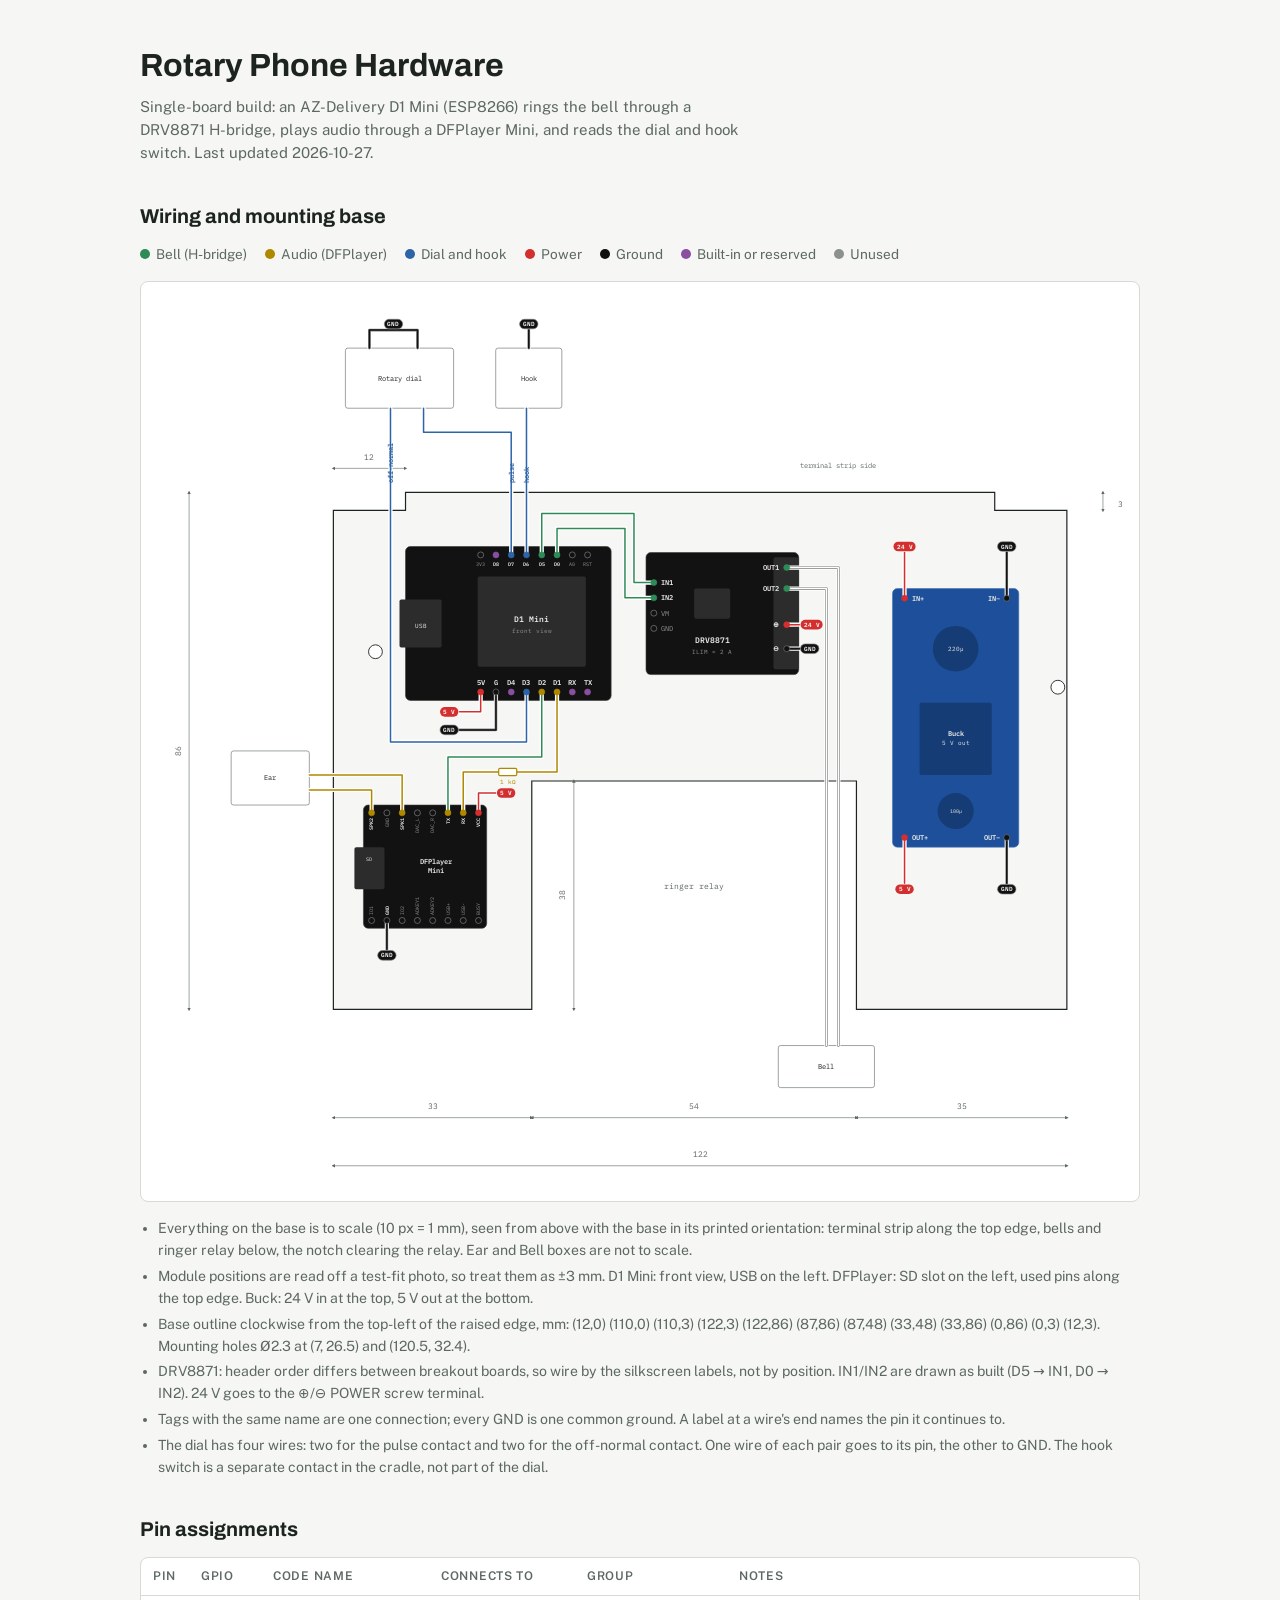
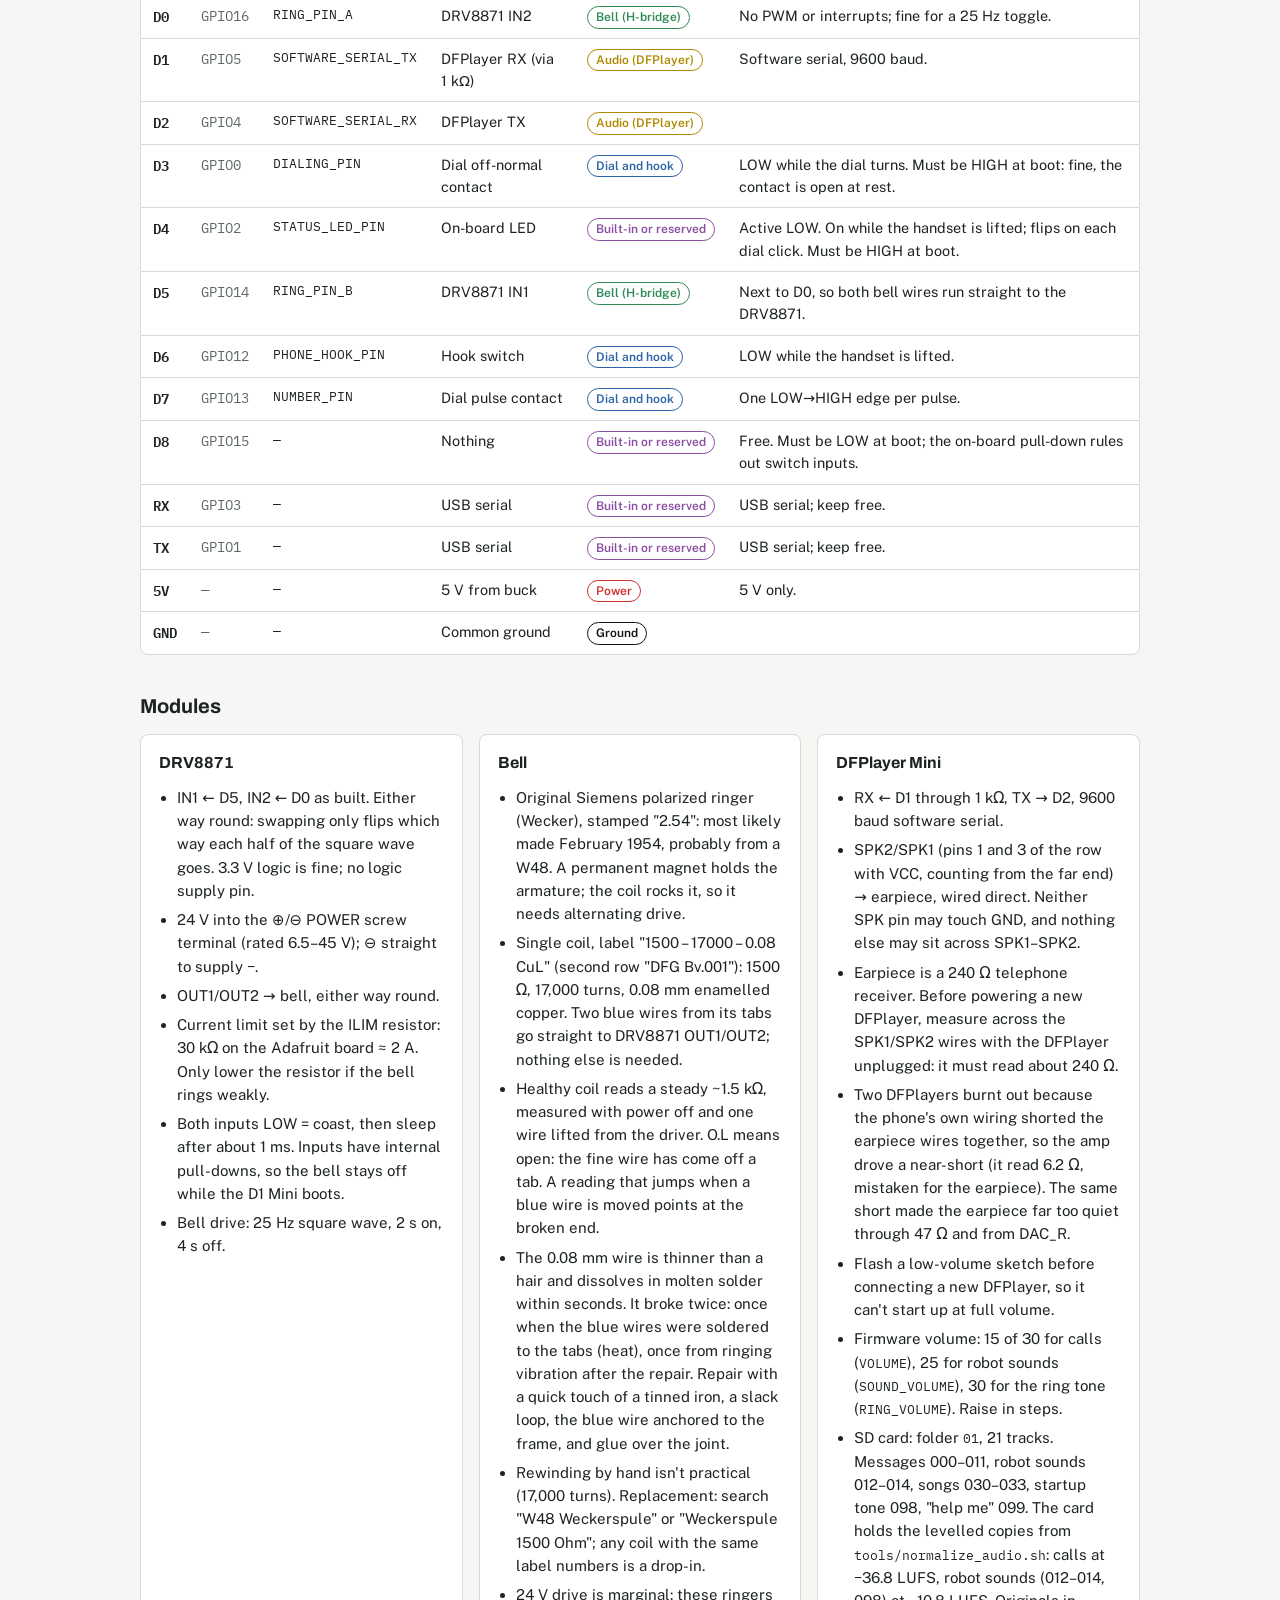
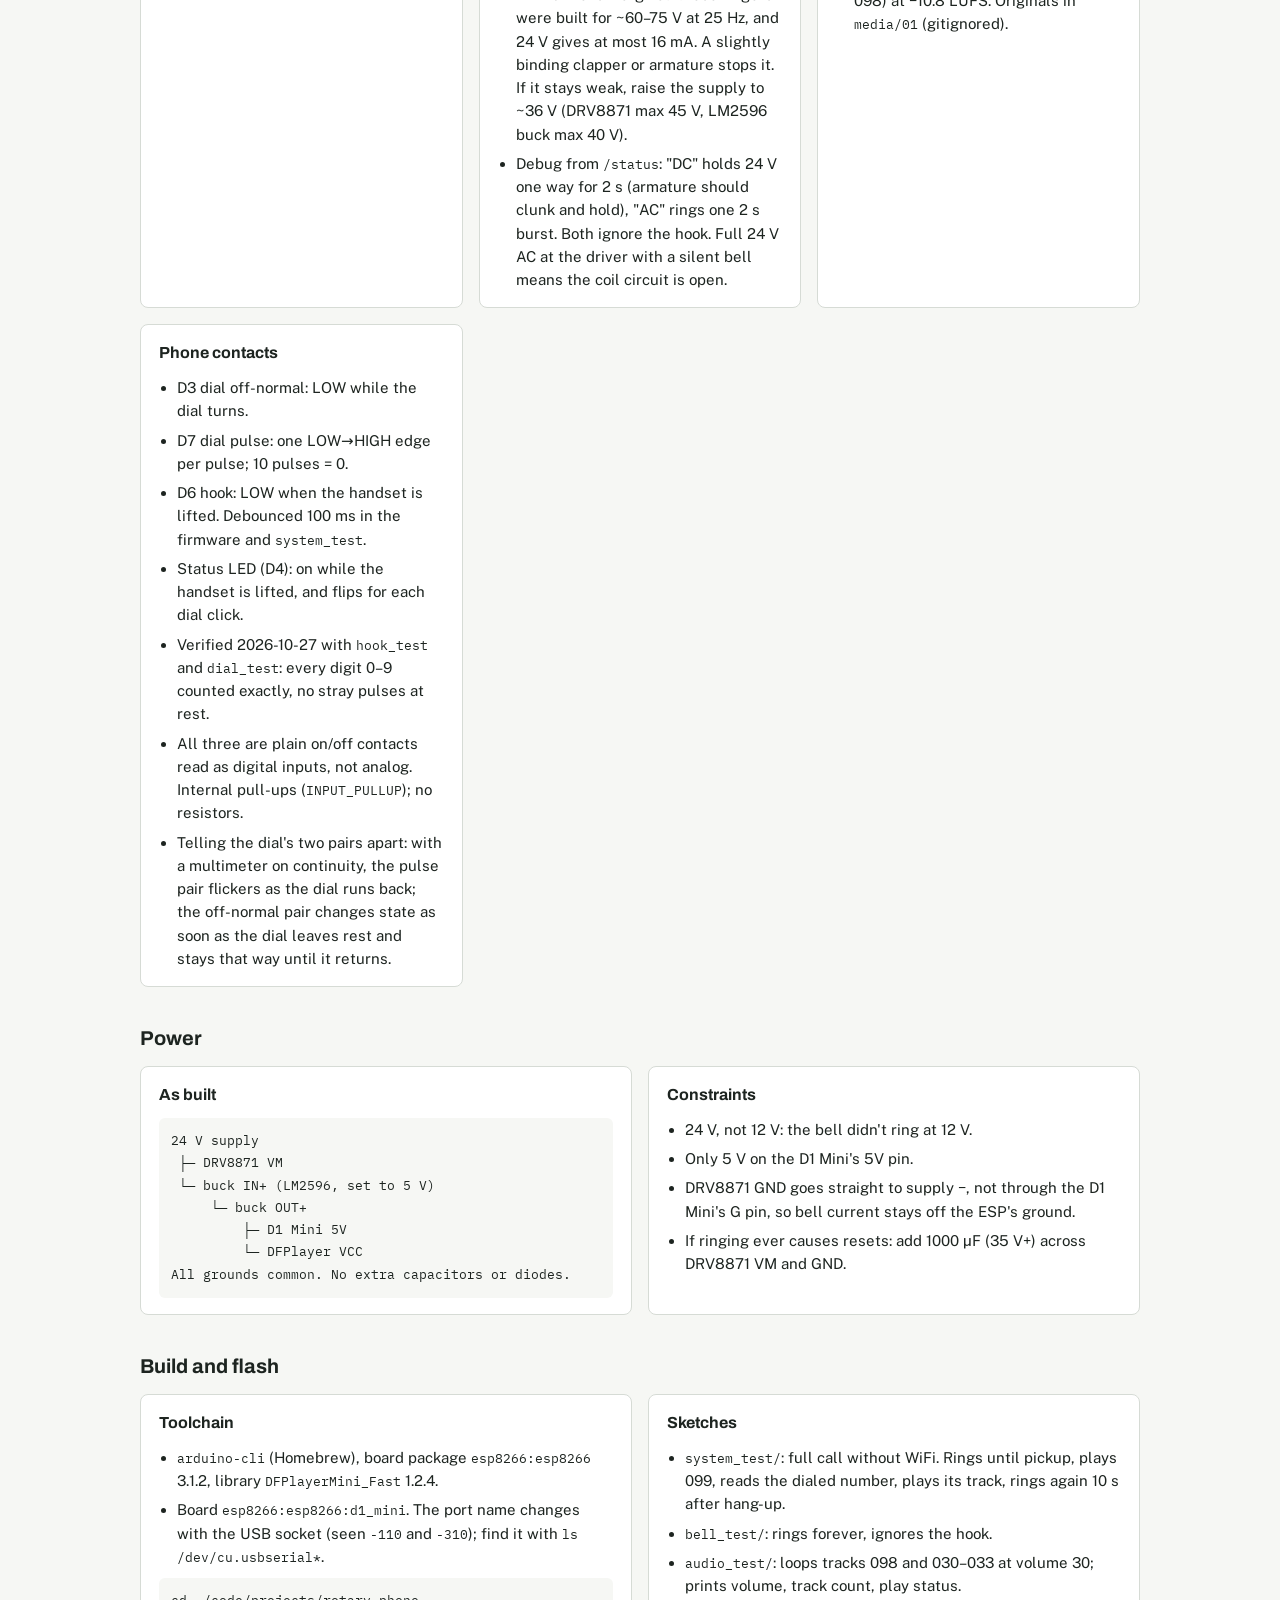
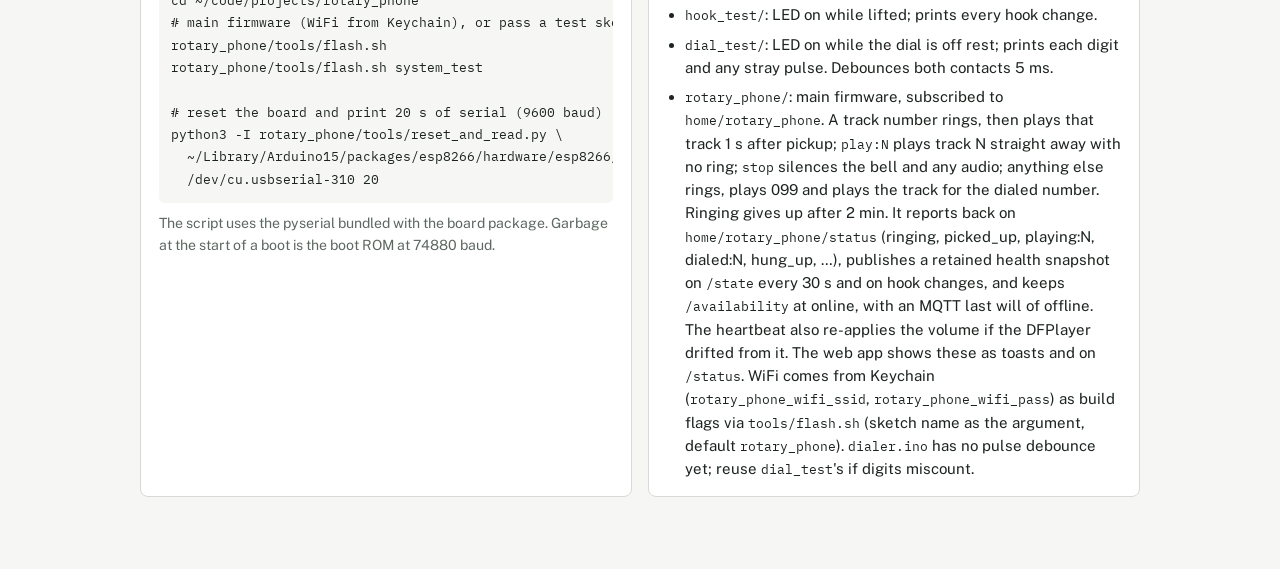
<file: rotary_phone/docs/hardware.html>
<!doctype html>
<html lang="en">
<head>
<meta charset="utf-8">
<meta name="viewport" content="width=device-width, initial-scale=1, viewport-fit=cover">
</head>
<body>
<title>Rotary Phone Hardware</title>
<meta name="claude:viewport-fit-sides" content="cover">
<link rel="preconnect" href="https://fonts.googleapis.com">
<link rel="stylesheet" href="https://fonts.googleapis.com/css2?family=Archivo:wght@500;700&family=Public+Sans:wght@400;600&family=IBM+Plex+Mono:wght@400;600&display=swap">
<style>
/* Layout: one reading column; wiring diagram first, then pin table, then module and power notes. */
:root {
  --bg: #f6f7f4;
  --surface: #ffffff;
  --fg: #1d2420;
  --muted: #5d6862;
  --line: #d6dbd5;
  --pcb: #121212;
  --pcb-fg: #e8e8e8;
  --pcb-edge: #3a3a3a;
  --pcb-part: #2c2c2c;
  --pcb-blue: #1d4f9a;
  --pcb-blue-edge: #3f6fb8;
  --pcb-blue-part: #163c75;
  --ring: #2e8b57;
  --audio: #b08800;
  --input: #2d64a8;
  --power: #d32f2f;
  --caution: #8a4fa0;
  --idle: #8b918d;
  --wire-white: #ffffff;
  --wire-outline: #7b807c;
  --gnd: #111111;
  --display: "Archivo", "Helvetica Neue", Arial, sans-serif;
  --body: "Public Sans", "Segoe UI", system-ui, sans-serif;
  --mono: "IBM Plex Mono", ui-monospace, Menlo, monospace;
}
@media (prefers-color-scheme: dark) {
  :root:not([data-theme="light"]) {
    --bg: #131815; --surface: #1b211e; --fg: #e3e9e5; --muted: #9ba7a0; --line: #2f3833;
    --pcb-edge: #4a4a4a;
    --ring: #5fd08a; --audio: #f2c94c; --input: #7fb0ec; --power: #ff5252; --caution: #cf98e2; --idle: #66706a;
    color-scheme: dark;
  }
}
:root[data-theme="dark"] {
  --bg: #131815; --surface: #1b211e; --fg: #e3e9e5; --muted: #9ba7a0; --line: #2f3833;
  --pcb-edge: #4a4a4a;
  --ring: #5fd08a; --audio: #f2c94c; --input: #7fb0ec; --power: #ff5252; --caution: #cf98e2; --idle: #66706a;
  color-scheme: dark;
}
body {
  background: var(--bg); color: var(--fg);
  font-family: var(--body); font-size: 15px; line-height: 1.55;
}
main {
  max-width: 1000px; margin: 0 auto;
  padding-block: 40px 64px;
  padding-left: max(16px, env(safe-area-inset-left, 0px));
  padding-right: max(16px, env(safe-area-inset-right, 0px));
  display: grid; gap: 40px;
}
h1, h2 { font-family: var(--display); text-wrap: balance; margin: 0; line-height: 1.15; }
h1 { font-size: 2rem; font-weight: 700; }
h2 { font-size: 1.25rem; font-weight: 700; }
p { margin: 0; max-width: 68ch; }
code, .mono { font-family: var(--mono); font-size: 0.88em; }
header { display: grid; gap: 10px; }
.lede { color: var(--muted); }
section { display: grid; gap: 16px; }

.legend { display: flex; flex-wrap: wrap; gap: 8px 18px; font-size: 0.85rem; color: var(--muted); }
.legend span { display: inline-flex; align-items: center; gap: 6px; }
.dot { width: 10px; height: 10px; border-radius: 50%; display: inline-block; }

.figure { background: var(--surface); border: 1px solid var(--line); border-radius: 8px; overflow-x: auto; padding: 12px; }
.figure svg { display: block; width: 100%; min-width: 760px; height: auto; }
.figure text { font-family: var(--mono); }

.table-wrap { overflow-x: auto; border: 1px solid var(--line); border-radius: 8px; background: var(--surface); }
table { border-collapse: collapse; width: 100%; min-width: 640px; font-size: 0.9rem; }
th, td { text-align: left; padding: 9px 12px; border-bottom: 1px solid var(--line); vertical-align: top; }
th { font-family: var(--body); font-weight: 600; font-size: 0.75rem; letter-spacing: 0.06em; text-transform: uppercase; color: var(--muted); }
tr:last-child td { border-bottom: 0; }
td.pin { font-family: var(--mono); font-weight: 600; white-space: nowrap; }
td.gpio { font-family: var(--mono); color: var(--muted); white-space: nowrap; font-variant-numeric: tabular-nums; }
td.def { font-family: var(--mono); font-size: 0.82rem; white-space: nowrap; }
.tag { display: inline-block; padding: 1px 8px; border-radius: 999px; font-size: 0.75rem; font-weight: 600; border: 1px solid currentColor; white-space: nowrap; }

.cols { display: grid; grid-template-columns: repeat(auto-fit, minmax(280px, 1fr)); gap: 16px; }
.panel { background: var(--surface); border: 1px solid var(--line); border-radius: 8px; padding: 16px 18px; display: grid; gap: 10px; align-content: start; min-width: 0; }
.panel h3 { margin: 0; font-family: var(--display); font-size: 1rem; font-weight: 700; }
.panel ul { margin: 0; padding-left: 18px; display: grid; gap: 6px; }
.chain { font-family: var(--mono); font-size: 0.82rem; line-height: 1.7; background: var(--bg); border-radius: 6px; padding: 12px; overflow-x: auto; white-space: pre; margin: 0; }
.note { color: var(--muted); font-size: 0.88rem; }
ul.note { margin: 0; padding-left: 18px; display: grid; gap: 4px; }
</style>

<main>
  <header>
    <h1>Rotary Phone Hardware</h1>
    <p class="lede">Single-board build: an AZ-Delivery D1 Mini (ESP8266) rings the bell through a DRV8871 H-bridge, plays audio through a DFPlayer Mini, and reads the dial and hook switch. Last updated 2026-10-27.</p>
  </header>

  <section>
    <h2>Wiring and mounting base</h2>
    <div class="legend" id="legend"></div>
    <div class="figure"><svg id="board" viewBox="0 0 1620 1490" role="img" aria-label="Modules laid out on the 122 by 86 mm mounting base, with wiring between the DFPlayer Mini, D1 Mini, DRV8871 and buck converter"></svg></div>
    <ul class="note">
      <li>Everything on the base is to scale (10 px = 1 mm), seen from above with the base in its printed orientation: terminal strip along the top edge, bells and ringer relay below, the notch clearing the relay. Ear and Bell boxes are not to scale.</li>
      <li>Module positions are read off a test-fit photo, so treat them as ±3 mm. D1 Mini: front view, USB on the left. DFPlayer: SD slot on the left, used pins along the top edge. Buck: 24 V in at the top, 5 V out at the bottom.</li>
      <li>Base outline clockwise from the top-left of the raised edge, mm: (12,0) (110,0) (110,3) (122,3) (122,86) (87,86) (87,48) (33,48) (33,86) (0,86) (0,3) (12,3). Mounting holes Ø2.3 at (7, 26.5) and (120.5, 32.4).</li>
      <li>DRV8871: header order differs between breakout boards, so wire by the silkscreen labels, not by position. IN1/IN2 are drawn as built (D5 → IN1, D0 → IN2). 24 V goes to the ⊕/⊖ POWER screw terminal.</li>
      <li>Tags with the same name are one connection; every GND is one common ground. A label at a wire's end names the pin it continues to.</li>
      <li>The dial has four wires: two for the pulse contact and two for the off-normal contact. One wire of each pair goes to its pin, the other to GND. The hook switch is a separate contact in the cradle, not part of the dial.</li>
    </ul>
  </section>

  <section>
    <h2>Pin assignments</h2>
    <div class="table-wrap">
      <table>
        <thead><tr><th>Pin</th><th>GPIO</th><th>Code name</th><th>Connects to</th><th>Group</th><th>Notes</th></tr></thead>
        <tbody id="pins"></tbody>
      </table>
    </div>
  </section>

  <section>
    <h2>Modules</h2>
    <div class="cols">
      <div class="panel">
        <h3>DRV8871</h3>
        <ul>
          <li>IN1 ← D5, IN2 ← D0 as built. Either way round: swapping only flips which way each half of the square wave goes. 3.3 V logic is fine; no logic supply pin.</li>
          <li>24 V into the ⊕/⊖ POWER screw terminal (rated 6.5–45 V); ⊖ straight to supply −.</li>
          <li>OUT1/OUT2 → bell, either way round.</li>
          <li>Current limit set by the ILIM resistor: 30 kΩ on the Adafruit board ≈ 2 A. Only lower the resistor if the bell rings weakly.</li>
          <li>Both inputs LOW = coast, then sleep after about 1 ms. Inputs have internal pull-downs, so the bell stays off while the D1 Mini boots.</li>
          <li>Bell drive: 25 Hz square wave, 2 s on, 4 s off.</li>
        </ul>
      </div>
      <div class="panel">
        <h3>Bell</h3>
        <ul>
          <li>Original Siemens polarized ringer (Wecker), stamped "2.54": most likely made February 1954, probably from a W48. A permanent magnet holds the armature; the coil rocks it, so it needs alternating drive.</li>
          <li>Single coil, label "1500 – 17000 – 0.08 CuL" (second row "DFG Bv.001"): 1500 Ω, 17,000 turns, 0.08 mm enamelled copper. Two blue wires from its tabs go straight to DRV8871 OUT1/OUT2; nothing else is needed.</li>
          <li>Healthy coil reads a steady ~1.5 kΩ, measured with power off and one wire lifted from the driver. O.L means open: the fine wire has come off a tab. A reading that jumps when a blue wire is moved points at the broken end.</li>
          <li>The 0.08 mm wire is thinner than a hair and dissolves in molten solder within seconds. It broke twice: once when the blue wires were soldered to the tabs (heat), once from ringing vibration after the repair. Repair with a quick touch of a tinned iron, a slack loop, the blue wire anchored to the frame, and glue over the joint.</li>
          <li>Rewinding by hand isn't practical (17,000 turns). Replacement: search "W48 Weckerspule" or "Weckerspule 1500 Ohm"; any coil with the same label numbers is a drop-in.</li>
          <li>24 V drive is marginal: these ringers were built for ~60–75 V at 25 Hz, and 24 V gives at most 16 mA. A slightly binding clapper or armature stops it. If it stays weak, raise the supply to ~36 V (DRV8871 max 45 V, LM2596 buck max 40 V).</li>
          <li>Debug from <code>/status</code>: "DC" holds 24 V one way for 2 s (armature should clunk and hold), "AC" rings one 2 s burst. Both ignore the hook. Full 24 V AC at the driver with a silent bell means the coil circuit is open.</li>
        </ul>
      </div>
      <div class="panel">
        <h3>DFPlayer Mini</h3>
        <ul>
          <li>RX ← D1 through 1 kΩ, TX → D2, 9600 baud software serial.</li>
          <li>SPK2/SPK1 (pins 1 and 3 of the row with VCC, counting from the far end) → earpiece, wired direct. Neither SPK pin may touch GND, and nothing else may sit across SPK1–SPK2.</li>
          <li>Earpiece is a 240 Ω telephone receiver. Before powering a new DFPlayer, measure across the SPK1/SPK2 wires with the DFPlayer unplugged: it must read about 240 Ω.</li>
          <li>Two DFPlayers burnt out because the phone's own wiring shorted the earpiece wires together, so the amp drove a near-short (it read 6.2 Ω, mistaken for the earpiece). The same short made the earpiece far too quiet through 47 Ω and from DAC_R.</li>
          <li>Flash a low-volume sketch before connecting a new DFPlayer, so it can't start up at full volume.</li>
          <li>Firmware volume: 15 of 30 for calls (<code>VOLUME</code>), 25 for robot sounds (<code>SOUND_VOLUME</code>), 30 for the ring tone (<code>RING_VOLUME</code>). Raise in steps.</li>
          <li>SD card: folder <code>01</code>, 21 tracks. Messages 000–011, robot sounds 012–014, songs 030–033, startup tone 098, "help me" 099. The card holds the levelled copies from <code>tools/normalize_audio.sh</code>: calls at −36.8 LUFS, robot sounds (012–014, 098) at −10.8 LUFS. Originals in <code>media/01</code> (gitignored).</li>
        </ul>
      </div>
      <div class="panel">
        <h3>Phone contacts</h3>
        <ul>
          <li>D3 dial off-normal: LOW while the dial turns.</li>
          <li>D7 dial pulse: one LOW→HIGH edge per pulse; 10 pulses = 0.</li>
          <li>D6 hook: LOW when the handset is lifted. Debounced 100 ms in the firmware and <code>system_test</code>.</li>
          <li>Status LED (D4): on while the handset is lifted, and flips for each dial click.</li>
          <li>Verified 2026-10-27 with <code>hook_test</code> and <code>dial_test</code>: every digit 0–9 counted exactly, no stray pulses at rest.</li>
          <li>All three are plain on/off contacts read as digital inputs, not analog. Internal pull-ups (<code>INPUT_PULLUP</code>); no resistors.</li>
          <li>Telling the dial's two pairs apart: with a multimeter on continuity, the pulse pair flickers as the dial runs back; the off-normal pair changes state as soon as the dial leaves rest and stays that way until it returns.</li>
        </ul>
      </div>
    </div>
  </section>

  <section>
    <h2>Power</h2>
    <div class="cols">
      <div class="panel">
        <h3>As built</h3>
<pre class="chain">24 V supply
 ├─ DRV8871 VM
 └─ buck IN+ (LM2596, set to 5 V)
     └─ buck OUT+
         ├─ D1 Mini 5V
         └─ DFPlayer VCC
All grounds common. No extra capacitors or diodes.</pre>
      </div>
      <div class="panel">
        <h3>Constraints</h3>
        <ul>
          <li>24 V, not 12 V: the bell didn't ring at 12 V.</li>
          <li>Only 5 V on the D1 Mini's 5V pin.</li>
          <li>DRV8871 GND goes straight to supply −, not through the D1 Mini's G pin, so bell current stays off the ESP's ground.</li>
          <li>If ringing ever causes resets: add 1000 µF (35 V+) across DRV8871 VM and GND.</li>
        </ul>
      </div>
    </div>
  </section>

  <section>
    <h2>Build and flash</h2>
    <div class="cols">
      <div class="panel">
        <h3>Toolchain</h3>
        <ul>
          <li><code>arduino-cli</code> (Homebrew), board package <code>esp8266:esp8266</code> 3.1.2, library <code>DFPlayerMini_Fast</code> 1.2.4.</li>
          <li>Board <code>esp8266:esp8266:d1_mini</code>. The port name changes with the USB socket (seen <code>-110</code> and <code>-310</code>); find it with <code>ls /dev/cu.usbserial*</code>.</li>
        </ul>
<pre class="chain">cd ~/code/projects/rotary_phone
# main firmware (WiFi from Keychain), or pass a test sketch folder
rotary_phone/tools/flash.sh
rotary_phone/tools/flash.sh system_test

# reset the board and print 20 s of serial (9600 baud)
python3 -I rotary_phone/tools/reset_and_read.py \
  ~/Library/Arduino15/packages/esp8266/hardware/esp8266/3.1.2/tools/pyserial \
  /dev/cu.usbserial-310 20</pre>
        <p class="note">The script uses the pyserial bundled with the board package. Garbage at the start of a boot is the boot ROM at 74880 baud.</p>
      </div>
      <div class="panel">
        <h3>Sketches</h3>
        <ul>
          <li><code>system_test/</code>: full call without WiFi. Rings until pickup, plays 099, reads the dialed number, plays its track, rings again 10 s after hang-up.</li>
          <li><code>bell_test/</code>: rings forever, ignores the hook.</li>
          <li><code>audio_test/</code>: loops tracks 098 and 030–033 at volume 30; prints volume, track count, play status.</li>
          <li><code>hook_test/</code>: LED on while lifted; prints every hook change.</li>
          <li><code>dial_test/</code>: LED on while the dial is off rest; prints each digit and any stray pulse. Debounces both contacts 5 ms.</li>
          <li><code>rotary_phone/</code>: main firmware, subscribed to <code>home/rotary_phone</code>. A track number rings, then plays that track 1 s after pickup; <code>play:N</code> plays track N straight away with no ring; <code>stop</code> silences the bell and any audio; anything else rings, plays 099 and plays the track for the dialed number. Ringing gives up after 2 min. It reports back on <code>home/rotary_phone/status</code> (ringing, picked_up, playing:N, dialed:N, hung_up, …), publishes a retained health snapshot on <code>/state</code> every 30 s and on hook changes, and keeps <code>/availability</code> at online, with an MQTT last will of offline. The heartbeat also re-applies the volume if the DFPlayer drifted from it. The web app shows these as toasts and on <code>/status</code>. WiFi comes from Keychain (<code>rotary_phone_wifi_ssid</code>, <code>rotary_phone_wifi_pass</code>) as build flags via <code>tools/flash.sh</code> (sketch name as the argument, default <code>rotary_phone</code>). <code>dialer.ino</code> has no pulse debounce yet; reuse <code>dial_test</code>'s if digits miscount.</li>
        </ul>
      </div>
    </div>
  </section>
</main>

<script>
const GROUPS = {
  ring:    { label: "Bell (H-bridge)", color: "var(--ring)" },
  audio:   { label: "Audio (DFPlayer)", color: "var(--audio)" },
  input:   { label: "Dial and hook", color: "var(--input)" },
  power:   { label: "Power", color: "var(--power)" },
  gnd:     { label: "Ground", color: "var(--gnd)" },
  caution: { label: "Built-in or reserved", color: "var(--caution)" },
  idle:    { label: "Unused", color: "var(--idle)" },
};

const LEFT = [
  ["RST", "", null, null, "idle"],
  ["A0", "ADC0", null, null, "idle"],
  ["D0", "GPIO16", "RING_PIN_A", "DRV8871 IN2", "ring", "No PWM or interrupts; fine for a 25 Hz toggle."],
  ["D5", "GPIO14", "RING_PIN_B", "DRV8871 IN1", "ring", "Next to D0, so both bell wires run straight to the DRV8871."],
  ["D6", "GPIO12", "PHONE_HOOK_PIN", "Hook switch", "input", "LOW while the handset is lifted."],
  ["D7", "GPIO13", "NUMBER_PIN", "Dial pulse contact", "input", "One LOW→HIGH edge per pulse."],
  ["D8", "GPIO15", "—", "Nothing", "caution", "Free. Must be LOW at boot; the on-board pull-down rules out switch inputs."],
  ["3V3", "", null, null, "idle"],
];

const RIGHT = [
  ["TX", "GPIO1", null, "USB serial", "caution", "USB serial; keep free."],
  ["RX", "GPIO3", null, "USB serial", "caution", "USB serial; keep free."],
  ["D1", "GPIO5", "SOFTWARE_SERIAL_TX", "DFPlayer RX (via 1 kΩ)", "audio", "Software serial, 9600 baud."],
  ["D2", "GPIO4", "SOFTWARE_SERIAL_RX", "DFPlayer TX", "audio", ""],
  ["D3", "GPIO0", "DIALING_PIN", "Dial off-normal contact", "input", "LOW while the dial turns. Must be HIGH at boot: fine, the contact is open at rest."],
  ["D4", "GPIO2", "STATUS_LED_PIN", "On-board LED", "caution", "Active LOW. On while the handset is lifted; flips on each dial click. Must be HIGH at boot."],
  ["GND", "", null, "Common ground", "gnd", ""],
  ["5V", "", null, "5 V from buck", "power", "5 V only."],
];

const ORDER = ["D0", "D1", "D2", "D3", "D4", "D5", "D6", "D7", "D8", "RX", "TX", "5V", "GND"];

const NS = "http://www.w3.org/2000/svg";
const svg = document.getElementById("board");
const layers = { boards: el("g", {}), wires: el("g", {}), pins: el("g", {}) };
svg.append(layers.boards, layers.wires, layers.pins);

function el(tag, attrs, text) {
  const n = document.createElementNS(NS, tag);
  for (const [k, v] of Object.entries(attrs)) n.setAttribute(k, v);
  if (text != null) n.textContent = text;
  return n;
}

function text(layer, x, y, str, { anchor = "middle", size = 11, color = "var(--pcb-fg)", weight = 400 } = {}) {
  layers[layer].append(el("text", { x, y, "text-anchor": anchor, "font-size": size, "font-weight": weight, style: `fill: ${color}` }, str));
}

function board(x, y, w, h, color = "pcb") {
  layers.boards.append(el("rect", { x, y, width: w, height: h, rx: 8, style: `fill: var(--${color}); stroke: var(--${color}-edge)` }));
}

function part(x, y, w, h, color = "pcb") {
  layers.boards.append(el("rect", { x, y, width: w, height: h, rx: 3, style: `fill: var(--${color}-part)` }));
}

function pin(x, y, label, side, group) {
  const color = group ? GROUPS[group].color : null;
  layers.pins.append(el("circle", { cx: x, cy: y, r: 5, style: color ? `fill: ${color}; stroke: ${group === "gnd" ? "var(--wire-outline)" : color}` : "fill: var(--pcb); stroke: var(--idle)" }));
  if (!label) return;
  const opts = { size: side === "below" ? 9 : 11, weight: color ? 600 : 400, color: color ? "var(--pcb-fg)" : "var(--idle)" };
  if (side === "left") text("pins", x + 12, y + 4, label, { ...opts, anchor: "start" });
  if (side === "right") text("pins", x - 12, y + 4, label, { ...opts, anchor: "end" });
  if (side === "below") text("pins", x, y + 19, label, opts);
  if (side === "above") text("pins", x, y - 11, label, opts);
}

const WHITE_WIRE = "var(--wire-white)";
const OUTLINED = [WHITE_WIRE, "var(--gnd)"];

function wire(points, group, color = GROUPS[group].color) {
  const pts = points.map(p => p.join(",")).join(" ");
  const base = { points: pts, fill: "none", "stroke-linejoin": "round", "stroke-linecap": "round" };
  layers.wires.append(el("polyline", { ...base, "stroke-width": 7, style: "stroke: var(--surface)" }));
  if (OUTLINED.includes(color)) layers.wires.append(el("polyline", { ...base, "stroke-width": 4.5, style: "stroke: var(--wire-outline)" }));
  layers.wires.append(el("polyline", { ...base, "stroke-width": 2.5, style: `stroke: ${color}` }));
}

function tag(x, y, str, anchor) {
  const w = str.length * 6.2 + 12;
  const left = anchor === "start" ? x : anchor === "end" ? x - w : x - w / 2;
  layers.pins.append(el("rect", { x: left, y: y - 8, width: w, height: 16, rx: 8, style: str === "GND" ? "fill: var(--gnd); stroke: var(--wire-outline)" : "fill: var(--power)" }));
  text("pins", left + w / 2, y + 3.5, str, { size: 10, weight: 600, color: str === "GND" ? "#ffffff" : "var(--surface)" });
}

function box(x, y, w, h, label) {
  layers.boards.append(el("rect", { x, y, width: w, height: h, rx: 4, style: "fill: var(--surface); stroke: var(--muted)" }));
  text("boards", x + w / 2, y + h / 2 + 4, label, { color: "var(--fg)" });
}

const S = 10;
const OX = 300, OY = 330;
const X = v => OX + v * S;
const Y = v => OY + v * S;
const P = (x, y) => [X(x), Y(y)];
const PITCH = 2.54;

const D1 = { x: 12, y: 9, w: 34.2, h: 25.6 };
const D1_TOP = ["3V3", "D8", "D7", "D6", "D5", "D0", "A0", "RST"];
const D1_BOTTOM = ["5V", "GND", "D4", "D3", "D2", "D1", "RX", "TX"];
const d1X = i => D1.x + 12.5 + i * PITCH;
const D1_TOP_Y = D1.y + 1.4, D1_BOT_Y = D1.y + D1.h - 1.4;
const d1 = name => {
  const t = D1_TOP.indexOf(name);
  return t >= 0 ? [d1X(t), D1_TOP_Y] : [d1X(D1_BOTTOM.indexOf(name)), D1_BOT_Y];
};

const DFP = { x: 5, y: 52, w: 20.5, h: 20.5 };
const DFP_T = DFP.y + 1.3, DFP_B = DFP.y + DFP.h - 1.3;
const dfpX = i => DFP.x + (DFP.w - 7 * PITCH) / 2 + i * PITCH;

const DRV = { x: 52, y: 10, w: 25.4, h: 20.3 };
const DRV_HDR = DRV.x + 1.3, DRV_TERM = DRV.x + DRV.w - 2;
const drvY = i => DRV.y + 5 + i * PITCH;

const BUCK = { x: 93, y: 16, w: 21, h: 43 };

function poly(points, style, width) {
  layers.boards.append(el("polyline", { points: points.map(([x, y]) => `${X(x)},${Y(y)}`).join(" "), fill: "none", "stroke-width": width, style }));
}

function rotText(x, y, str, color) {
  layers.pins.append(el("text", { x: X(x), y: Y(y), "text-anchor": "start", "font-size": 11, "font-weight": 600, transform: `rotate(-90 ${X(x)} ${Y(y)})`, style: `fill: ${color}` }, str));
}

function dim(x1, y1, x2, y2, label, tx, ty, rotate = false) {
  layers.boards.append(el("line", { x1: X(x1), y1: Y(y1), x2: X(x2), y2: Y(y2), "marker-start": "url(#arr)", "marker-end": "url(#arr)", style: "stroke: var(--muted); stroke-width: 1" }));
  const attrs = { x: X(tx), y: Y(ty), "text-anchor": "middle", "font-size": 13, style: "fill: var(--muted)" };
  if (rotate) attrs.transform = `rotate(-90 ${X(tx)} ${Y(ty)})`;
  layers.boards.append(el("text", attrs, label));
}

function drawBase() {
  const defs = el("defs", {});
  const marker = el("marker", { id: "arr", viewBox: "0 0 6 6", refX: 3, refY: 3, markerWidth: 6, markerHeight: 6, orient: "auto-start-reverse" });
  marker.append(el("path", { d: "M0,0L6,3L0,6z", style: "fill: var(--muted)" }));
  defs.append(marker);
  svg.prepend(defs);
  const outline = [[12, 0], [110, 0], [110, 3], [122, 3], [122, 86], [87, 86], [87, 48], [33, 48], [33, 86], [0, 86], [0, 3], [12, 3]];
  layers.boards.append(el("polygon", { points: outline.map(([x, y]) => `${X(x)},${Y(y)}`).join(" "), style: "fill: var(--bg); stroke: var(--fg); stroke-width: 2" }));
  for (const [x, y] of [[7, 26.5], [120.5, 32.4]]) {
    layers.boards.append(el("circle", { cx: X(x), cy: Y(y), r: 1.15 * S, style: "fill: var(--surface); stroke: var(--fg); stroke-width: 1.5" }));
  }
  text("boards", X(60), Y(66), "ringer relay", { size: 13, color: "var(--muted)" });
  text("boards", X(84), Y(-4), "terminal strip side", { size: 12, color: "var(--muted)" });

  dim(0, 112, 122, 112, "122", 61, 110.6);
  dim(0, 104, 33, 104, "33", 16.5, 102.6);
  dim(33, 104, 87, 104, "54", 60, 102.6);
  dim(87, 104, 122, 104, "35", 104.5, 102.6);
  dim(-24, 0, -24, 86, "86", -25.4, 43, true);
  dim(40, 48, 40, 86, "38", 38.6, 67, true);
  dim(0, -4, 12, -4, "12", 6, -5.4);
  dim(128, 0, 128, 3, "3", 131, 2.4);
}

function drawD1Mini() {
  board(X(D1.x), Y(D1.y), D1.w * S, D1.h * S);
  part(X(D1.x - 1), Y(D1.y + 8.8), 70, 80);
  text("boards", X(D1.x + 2.5), Y(D1.y + 13.6), "USB", { size: 10 });
  part(X(D1.x + 12), Y(D1.y + 5), 180, 150);
  text("boards", X(D1.x + 21), Y(D1.y + 12.6), "D1 Mini", { size: 13, weight: 600 });
  text("boards", X(D1.x + 21), Y(D1.y + 14.4), "front view", { size: 10, color: "var(--idle)" });
  const info = Object.fromEntries([...LEFT, ...RIGHT].map(r => [r[0], r]));
  D1_TOP.forEach((name, i) => { const r = info[name]; pin(X(d1X(i)), Y(D1_TOP_Y), name, "below", r && r[3] ? r[4] : null); });
  D1_BOTTOM.forEach((name, i) => { const r = info[name === "GND" ? "GND" : name]; pin(X(d1X(i)), Y(D1_BOT_Y), name === "GND" ? "G" : name, "above", r && r[3] ? r[4] : null); });
}

function drawDFPlayer() {
  board(X(DFP.x), Y(DFP.y), DFP.w * S, DFP.h * S);
  part(X(DFP.x - 1.5), Y(DFP.y + 7), 50, 70);
  text("boards", X(DFP.x + 1), Y(DFP.y + 9.3), "SD", { size: 9 });
  text("boards", X(DFP.x + 12), Y(DFP.y + 9.8), "DFPlayer", { weight: 600 });
  text("boards", X(DFP.x + 12), Y(DFP.y + 11.3), "Mini", { weight: 600 });
  const top = [["SPK2", "audio"], ["GND"], ["SPK1", "audio"], ["DAC_L"], ["DAC_R"], ["TX", "audio"], ["RX", "audio"], ["VCC", "power"]];
  const bottom = [["IO1"], ["GND", "gnd"], ["IO2"], ["ADKEY1"], ["ADKEY2"], ["USB+"], ["USB-"], ["BUSY"]];
  const label = (x, y, name, group, anchor) => layers.pins.append(el("text", {
    x, y, "text-anchor": anchor, "font-size": 9, "font-weight": group ? 600 : 400,
    transform: `rotate(-90 ${x} ${y})`, style: `fill: ${group ? "var(--pcb-fg)" : "var(--idle)"}`,
  }, name));
  top.forEach(([name, group], i) => {
    pin(X(dfpX(i)), Y(DFP_T), null, null, group);
    label(X(dfpX(i)) + 3, Y(DFP_T) + 9, name, group, "end");
  });
  bottom.forEach(([name, group], i) => {
    pin(X(dfpX(i)), Y(DFP_B), null, null, group);
    label(X(dfpX(i)) + 3, Y(DFP_B) - 9, name, group, "start");
  });
}

function drawDRV8871() {
  board(X(DRV.x), Y(DRV.y), DRV.w * S, DRV.h * S);
  part(X(DRV.x + 8), Y(DRV.y + 6), 60, 50);
  part(X(DRV.x + DRV.w - 4.2), Y(DRV.y + 0.8), 42, 186);
  text("boards", X(DRV.x + 11), Y(DRV.y + 15), "DRV8871", { size: 13, weight: 600 });
  text("boards", X(DRV.x + 11), Y(DRV.y + 16.8), "ILIM ≈ 2 A", { size: 10, color: "var(--idle)" });
  [["IN1", "ring"], ["IN2", "ring"], ["VM"], ["GND"]].forEach(([name, group], i) => pin(X(DRV_HDR), Y(drvY(i)), name, "left", group));
  pin(X(DRV_TERM), Y(DRV.y + 2.5), "OUT1", "right", "ring");
  pin(X(DRV_TERM), Y(DRV.y + 6), "OUT2", "right", "ring");
  pin(X(DRV_TERM), Y(DRV.y + 12), "⊕", "right", "power");
  pin(X(DRV_TERM), Y(DRV.y + 16), "⊖", "right", "gnd");
}

function drawBuck() {
  board(X(BUCK.x), Y(BUCK.y), BUCK.w * S, BUCK.h * S, "pcb-blue");
  const cx = X(BUCK.x + BUCK.w / 2);
  layers.boards.append(el("circle", { cx, cy: Y(BUCK.y + 10), r: 38, style: "fill: var(--pcb-blue-part)" }));
  text("boards", cx, Y(BUCK.y + 10.4), "220µ", { size: 10 });
  part(cx - 60, Y(BUCK.y + 19), 120, 120, "pcb-blue");
  text("boards", cx, Y(BUCK.y + 24.5), "Buck", { weight: 600 });
  text("boards", cx, Y(BUCK.y + 26), "5 V out", { size: 10 });
  layers.boards.append(el("circle", { cx, cy: Y(BUCK.y + 37), r: 30, style: "fill: var(--pcb-blue-part)" }));
  text("boards", cx, Y(BUCK.y + 37.4), "100µ", { size: 9 });
  pin(X(BUCK.x + 2), Y(BUCK.y + 1.6), "IN+", "left", "power");
  pin(X(BUCK.x + BUCK.w - 2), Y(BUCK.y + 1.6), "IN−", "right", "gnd");
  pin(X(BUCK.x + 2), Y(BUCK.y + BUCK.h - 1.6), "OUT+", "left", "power");
  pin(X(BUCK.x + BUCK.w - 2), Y(BUCK.y + BUCK.h - 1.6), "OUT−", "right", "gnd");
}

const mmWire = (points, group, color) => wire(points.map(([x, y]) => P(x, y)), group, color);
const mmTag = (x, y, str, anchor) => tag(X(x), Y(y), str, anchor);

function drawWires() {
  const [d7x, d7y] = d1("D7");
  mmWire([[d7x, d7y], [d7x, -10], [15, -10], [15, -14]], "input");
  rotText(d7x + 0.4, -1.5, "pulse", GROUPS.input.color);
  const [d3x, d3y] = d1("D3");
  mmWire([[d3x, d3y], [d3x, 41.5], [9.5, 41.5], [9.5, -14]], "input");
  rotText(9.9, -1.5, "off-normal", GROUPS.input.color);
  box(X(2), Y(-24), 180, 100, "Rotary dial");
  mmWire([[6, -24], [6, -27], [14, -27], [14, -24]], "gnd"); mmTag(10, -28, "GND", "middle");

  const [d6x, d6y] = d1("D6");
  mmWire([[d6x, d6y], [d6x, -14]], "input");
  rotText(d6x + 0.4, -1.5, "hook", GROUPS.input.color);
  box(X(27), Y(-24), 110, 100, "Hook");
  mmWire([[32.5, -24], [32.5, -27]], "gnd"); mmTag(32.5, -28, "GND", "middle");

  const [d5x, d5y] = d1("D5");
  mmWire([[d5x, d5y], [d5x, 3.5], [50, 3.5], [50, drvY(0)], [DRV_HDR, drvY(0)]], "ring");
  const [d0x, d0y] = d1("D0");
  mmWire([[d0x, d0y], [d0x, 6], [48.5, 6], [48.5, drvY(1)], [DRV_HDR, drvY(1)]], "ring");

  const [d2x, d2y] = d1("D2");
  mmWire([[d2x, d2y], [d2x, 44], [dfpX(5), 44], [dfpX(5), DFP_T]], "audio", "var(--ring)");
  const [d1x, d1y] = d1("D1");
  mmWire([[d1x, d1y], [d1x, 46.5], [dfpX(6), 46.5], [dfpX(6), DFP_T]], "audio");
  layers.wires.append(el("rect", { x: X(29) - 15, y: Y(46.5) - 6, width: 30, height: 12, rx: 2, style: "fill: var(--surface); stroke: var(--audio); stroke-width: 2" }));
  text("wires", X(29), Y(46.5) + 20, "1 kΩ", { size: 10, color: "var(--audio)" });

  mmWire([[dfpX(2), DFP_T], [dfpX(2), 47], [-4, 47]], "audio");
  mmWire([[dfpX(0), DFP_T], [dfpX(0), 49.5], [-4, 49.5]], "audio");
  box(X(-17), Y(43), 130, 90, "Ear");

  mmWire([[DRV_TERM, DRV.y + 2.5], [84, DRV.y + 2.5], [84, 92]], "ring", WHITE_WIRE);
  mmWire([[DRV_TERM, DRV.y + 6], [82, DRV.y + 6], [82, 92]], "ring", WHITE_WIRE);
  box(X(74), Y(92), 160, 70, "Bell");

  const [v5x, v5y] = d1("5V");
  mmWire([[v5x, v5y], [v5x, 36.5], [21, 36.5]], "power"); mmTag(20.8, 36.5, "5 V", "end");
  const [gx, gy] = d1("GND");
  mmWire([[gx, gy], [gx, 39.5], [21, 39.5]], "gnd"); mmTag(20.8, 39.5, "GND", "end");
  mmWire([[dfpX(7), DFP_T], [dfpX(7), 50], [27, 50]], "power"); mmTag(27.2, 50, "5 V", "start");
  mmWire([[dfpX(1), DFP_B], [dfpX(1), 76]], "gnd"); mmTag(dfpX(1), 77, "GND", "middle");
  mmWire([[DRV_TERM, DRV.y + 12], [77.5, DRV.y + 12]], "power"); mmTag(77.7, DRV.y + 12, "24 V", "start");
  mmWire([[DRV_TERM, DRV.y + 16], [77.5, DRV.y + 16]], "gnd"); mmTag(77.7, DRV.y + 16, "GND", "start");
  mmWire([[BUCK.x + 2, BUCK.y + 1.6], [BUCK.x + 2, 10]], "power"); mmTag(BUCK.x + 2, 9, "24 V", "middle");
  mmWire([[BUCK.x + BUCK.w - 2, BUCK.y + 1.6], [BUCK.x + BUCK.w - 2, 10]], "gnd"); mmTag(BUCK.x + BUCK.w - 2, 9, "GND", "middle");
  mmWire([[BUCK.x + 2, BUCK.y + BUCK.h - 1.6], [BUCK.x + 2, 65]], "power"); mmTag(BUCK.x + 2, 66, "5 V", "middle");
  mmWire([[BUCK.x + BUCK.w - 2, BUCK.y + BUCK.h - 1.6], [BUCK.x + BUCK.w - 2, 65]], "gnd"); mmTag(BUCK.x + BUCK.w - 2, 66, "GND", "middle");
}

function fillLegend() {
  const legend = document.getElementById("legend");
  for (const g of Object.values(GROUPS)) {
    const s = document.createElement("span");
    s.innerHTML = `<i class="dot" style="background:${g.color}"></i>${g.label}`;
    legend.append(s);
  }
}

function fillTable() {
  const tbody = document.getElementById("pins");
  const rows = [...LEFT, ...RIGHT].filter(r => r[3]).sort((a, b) => ORDER.indexOf(a[0]) - ORDER.indexOf(b[0]));
  for (const [pin, gpio, def, conn, group, note = ""] of rows) {
    const g = GROUPS[group];
    const tr = document.createElement("tr");
    tr.innerHTML = `
      <td class="pin">${pin}</td>
      <td class="gpio">${gpio || "—"}</td>
      <td class="def">${def || "—"}</td>
      <td>${conn}</td>
      <td><span class="tag" style="color:${g.color}">${g.label}</span></td>
      <td>${note}</td>`;
    tbody.append(tr);
  }
}

fillLegend();
drawBase();
drawDFPlayer();
drawD1Mini();
drawDRV8871();
drawBuck();
drawWires();
fillTable();
</script>

</body>
</html>
</file>
